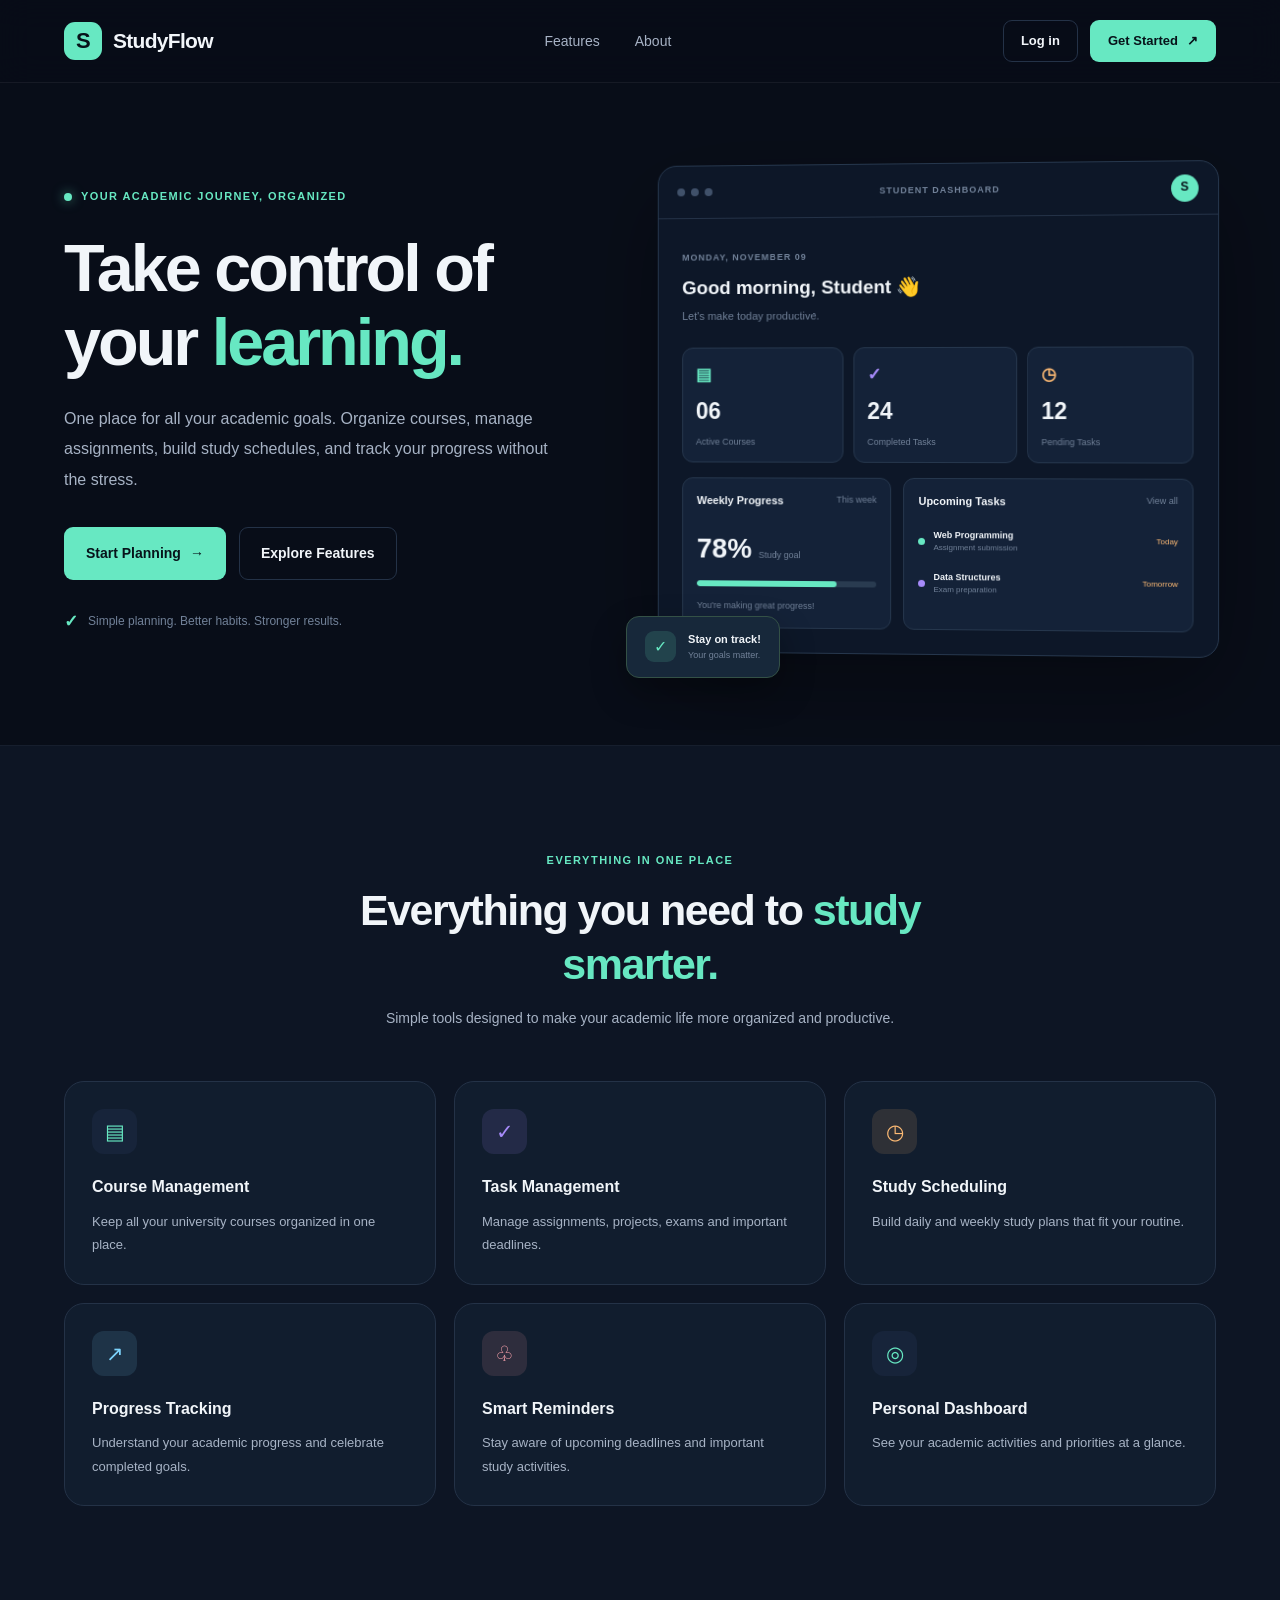
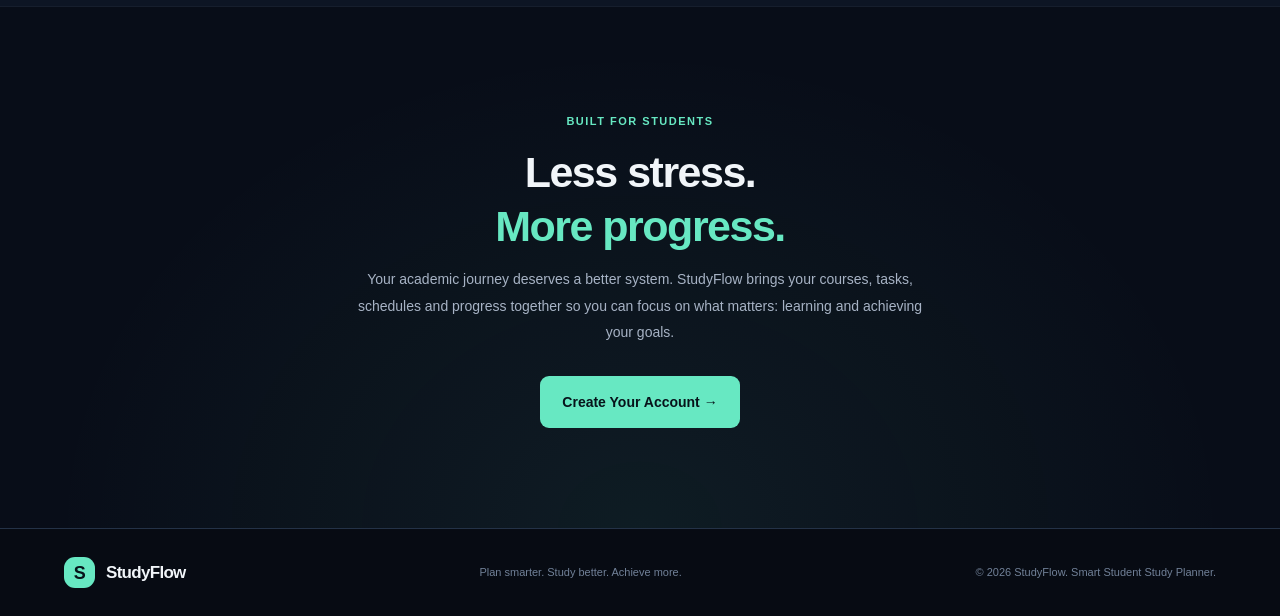
<file: index.html>
<!DOCTYPE html>
<html lang="en">
<head>
    <meta charset="UTF-8">
    <meta name="viewport" content="width=device-width, initial-scale=1.0">
    <meta name="description" content="Smart Student Study Planner - Organize your courses, assignments, study schedules and academic progress.">
    <title>StudyFlow | Smart Student Study Planner</title>
    <link rel="stylesheet" href="css/style.css">
    <link rel="stylesheet" href="css/components.css">
    <link rel="stylesheet" href="css/responsive.css">
</head>
<body>
    <header class="site-header">
        <nav class="navbar container">

            <a href="index.html" class="brand">
                <span class="brand-icon">S</span>
                <span>StudyFlow</span>
            </a>

            <div class="nav-links">
                <a href="#features">Features</a>
                <a href="#about">About</a>
            </div>

            <div class="nav-actions">
                <a href="pages/login.html" class="btn btn-outline">Log in</a>
                <a href="pages/register.html" class="btn btn-primary">Get Started <span>↗</span></a>
            </div>

        </nav>
    </header>

    <main>

        <section class="hero container">
            <div class="hero-content">
                <div class="eyebrow">
                    <span class="status-dot"></span>
                    YOUR ACADEMIC JOURNEY, ORGANIZED
                </div>

                <h1>
                    Take control of
                    your <span class="text-accent">learning.</span>
                </h1>

                <p class="hero-description">
                    One place for all your academic goals. Organize courses,
                    manage assignments, build study schedules, and track
                    your progress without the stress.
                </p>

                <div class="hero-actions">
                    <a href="pages/register.html" class="btn btn-primary btn-large">
                        Start Planning <span>→</span>
                    </a>

                    <a href="#features" class="btn btn-ghost btn-large">
                        Explore Features
                    </a>
                </div>

                <div class="hero-note">
                    <span class="note-check">✓</span>
                    Simple planning. Better habits. Stronger results.
                </div>

            </div>

            <div class="hero-preview">

                <div class="preview-window">

                    <div class="preview-topbar">
                        <div class="window-dots">
                            <span></span>
                            <span></span>
                            <span></span>
                        </div>
                        <span class="preview-label">STUDENT DASHBOARD</span>
                        <span class="preview-avatar">S</span>
                    </div>

                    <div class="preview-body">

                        <div class="preview-greeting">
                            <div>
                                <span class="preview-muted">MONDAY, NOVEMBER 09</span>
                                <h3>Good morning, Student 👋</h3>
                                <p>Let's make today productive.</p>
                            </div>
                        </div>

                        <div class="preview-stats">

                            <div class="stat-card">
                                <span class="stat-icon mint">▤</span>
                                <strong>06</strong>
                                <span>Active Courses</span>
                            </div>

                            <div class="stat-card">
                                <span class="stat-icon purple">✓</span>
                                <strong>24</strong>
                                <span>Completed Tasks</span>
                            </div>

                            <div class="stat-card">
                                <span class="stat-icon orange">◷</span>
                                <strong>12</strong>
                                <span>Pending Tasks</span>
                            </div>

                        </div>

                        <div class="preview-lower">

                            <div class="preview-panel">
                                <div class="panel-heading">
                                    <strong>Weekly Progress</strong>
                                    <span>This week</span>
                                </div>

                                <div class="progress-number">
                                    <strong>78%</strong>
                                    <span>Study goal</span>
                                </div>

                                <div class="progress-track">
                                    <div class="progress-fill"></div>
                                </div>

                                <div class="progress-caption">
                                    You're making great progress!
                                </div>
                            </div>

                            <div class="preview-panel">
                                <div class="panel-heading">
                                    <strong>Upcoming Tasks</strong>
                                    <span>View all</span>
                                </div>

                                <div class="mini-task">
                                    <span class="task-marker"></span>
                                    <div>
                                        <strong>Web Programming</strong>
                                        <small>Assignment submission</small>
                                    </div>
                                    <span class="task-date">Today</span>
                                </div>

                                <div class="mini-task">
                                    <span class="task-marker purple-marker"></span>
                                    <div>
                                        <strong>Data Structures</strong>
                                        <small>Exam preparation</small>
                                    </div>
                                    <span class="task-date">Tomorrow</span>
                                </div>

                            </div>

                        </div>

                    </div>

                </div>

                <div class="floating-note">
                    <span class="floating-check">✓</span>
                    <div>
                        <strong>Stay on track!</strong>
                        <small>Your goals matter.</small>
                    </div>
                </div>

            </div>

        </section>

        <section class="features-section section-padding" id="features">
            <div class="container">
                <div class="section-heading">
                    <span class="section-label">EVERYTHING IN ONE PLACE</span>
                    <h2>Everything you need to <span class="text-accent">study smarter.</span></h2>
                    <p>Simple tools designed to make your academic life more organized and productive.</p>
                </div>

                <div class="feature-grid">

                    <article class="feature-card">
                        <div class="feature-icon mint">▤</div>
                        <h3>Course Management</h3>
                        <p>Keep all your university courses organized in one place.</p>
                    </article>

                    <article class="feature-card">
                        <div class="feature-icon purple">✓</div>
                        <h3>Task Management</h3>
                        <p>Manage assignments, projects, exams and important deadlines.</p>
                    </article>

                    <article class="feature-card">
                        <div class="feature-icon orange">◷</div>
                        <h3>Study Scheduling</h3>
                        <p>Build daily and weekly study plans that fit your routine.</p>
                    </article>

                    <article class="feature-card">
                        <div class="feature-icon blue">↗</div>
                        <h3>Progress Tracking</h3>
                        <p>Understand your academic progress and celebrate completed goals.</p>
                    </article>

                    <article class="feature-card">
                        <div class="feature-icon pink">♧</div>
                        <h3>Smart Reminders</h3>
                        <p>Stay aware of upcoming deadlines and important study activities.</p>
                    </article>

                    <article class="feature-card">
                        <div class="feature-icon mint">◎</div>
                        <h3>Personal Dashboard</h3>
                        <p>See your academic activities and priorities at a glance.</p>
                    </article>

                </div>

            </div>

        </section>

        <section class="about-section section-padding" id="about">
            <div class="container about-content">
                <span class="section-label">BUILT FOR STUDENTS</span>
                <h2>Less stress.<br><span class="text-accent">More progress.</span></h2>
                <p>
                    Your academic journey deserves a better system.
                    StudyFlow brings your courses, tasks, schedules and
                    progress together so you can focus on what matters:
                    learning and achieving your goals.
                </p>

                <a href="pages/register.html" class="btn btn-primary btn-large">
                    Create Your Account →
                </a>

            </div>

        </section>

    </main>

    <footer class="site-footer">
        <div class="container footer-content">
            <a href="index.html" class="brand">
                <span class="brand-icon">S</span>
                <span>StudyFlow</span>
            </a>
            <p>Plan smarter. Study better. Achieve more.</p>

            <span class="copyright">
                © 2026 StudyFlow. Smart Student Study Planner.
            </span>

        </div>

    </footer>

</body>
</html>
</file>
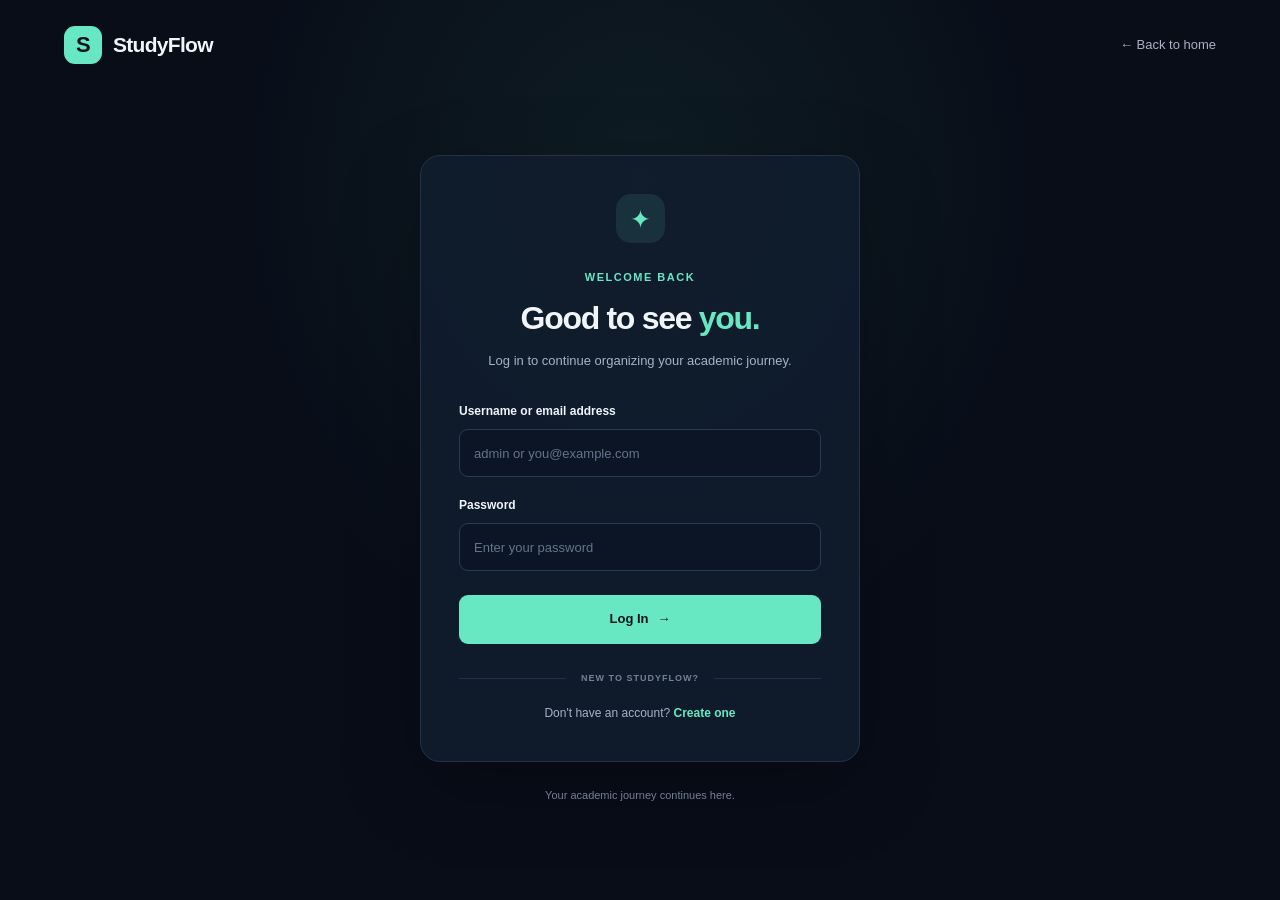
<file: pages/admin-dashboard.html>
<!DOCTYPE html>
<html lang="en">
<head>
    <meta charset="UTF-8">
    <meta name="viewport" content="width=device-width, initial-scale=1.0">
    <meta name="description" content="StudyFlow administrator dashboard.">
    <title>Admin Dashboard | StudyFlow</title>

    <link rel="stylesheet" href="../css/style.css">
    <link rel="stylesheet" href="../css/components.css">
    <link rel="stylesheet" href="../css/dashboard.css">
    <link rel="stylesheet" href="../css/responsive.css">

</head>

<body class="courses-page admin-page">
    <div class="dashboard-layout">

    <aside class="sidebar">
        <a href="../index.html" class="sidebar-brand">
            <span class="brand-mark">S</span>
            <span>StudyFlow</span>
        </a>

        <div class="sidebar-section-label">ADMINISTRATION</div>

        <nav class="sidebar-nav">
            <a href="admin-dashboard.html" class="sidebar-link active">
                <span class="nav-icon">▦</span>Overview
            </a>
            <a href="#student-management" class="sidebar-link">
                <span class="nav-icon">♙</span>Students
            </a>
            <a href="../index.html" class="sidebar-link">
                <span class="nav-icon">⌂</span>View Website
            </a>
        </nav>

        <div class="sidebar-bottom">
            <div class="sidebar-user">
                <div class="user-avatar" id="admin-avatar">A</div>
                <div class="sidebar-user-info">
                    <strong id="admin-name">Administrator</strong>
                    <span>Admin account</span>
                </div>
            </div>

            <button type="button" class="sidebar-logout" id="admin-logout">
                ↪ Log out
            </button>
        </div>
    </aside>

    <main class="dashboard-main">
        <header class="dashboard-topbar">
            <div>
                <p class="topbar-label">STUDYFLOW ADMINISTRATION</p>
                <h1>Admin Dashboard</h1>
            </div>

            <span class="admin-role-badge">
                <span></span> Administrator
            </span>
        </header>

        <section class="admin-intro">
            <div>
                <h2>Platform Overview</h2>
                <p>Monitor student accounts and overall StudyFlow activity.</p>
            </div>
            <span class="admin-date" id="admin-current-date"></span>
        </section>

        <section class="admin-stat-grid">
            <article class="admin-stat-card">
                <div class="admin-stat-top">
                    <span class="admin-stat-icon mint">♙</span>
                    <span class="admin-stat-caption">Registered users</span>
                </div>
                <strong id="admin-total-students">0</strong>
                <p>Total student accounts</p>
            </article>

            <article class="admin-stat-card">
                <div class="admin-stat-top">
                    <span class="admin-stat-icon purple">▤</span>
                    <span class="admin-stat-caption">Courses</span>
                </div>
                <strong id="admin-total-courses">0</strong>
                <p>Courses created by students</p>
            </article>

            <article class="admin-stat-card">
                <div class="admin-stat-top">
                    <span class="admin-stat-icon orange">✓</span>
                    <span class="admin-stat-caption">Tasks</span>
                </div>
                <strong id="admin-total-tasks">0</strong>
                <p>Academic tasks created</p>
            </article>

            <article class="admin-stat-card">
                <div class="admin-stat-top">
                    <span class="admin-stat-icon blue">◷</span>
                    <span class="admin-stat-caption">Study sessions</span>
                </div>
                <strong id="admin-total-sessions">0</strong>
                <p>Planned and completed sessions</p>
            </article>
        </section>


        <section class="admin-summary-grid">
            <article class="admin-panel admin-account-summary">
                <div class="admin-panel-heading">
                    <div>
                        <h3>Student Accounts</h3>
                        <p>Current account status</p>
                    </div>
                </div>

                <div class="admin-account-stats">
                    <div>
                        <span class="admin-summary-dot active-dot"></span>
                        <div>
                            <strong id="admin-active-students">0</strong>
                            <span>Active students</span>
                        </div>
                    </div>

                    <div>
                        <span class="admin-summary-dot inactive-dot"></span>
                        <div>
                            <strong id="admin-inactive-students">0</strong>
                            <span>Deactivated students</span>
                        </div>
                    </div>
                </div>
            </article>

            <article class="admin-panel admin-registration-summary">
                <div class="admin-panel-heading">
                    <div>
                        <h3>Recent Registrations</h3>
                        <p>Latest student accounts</p>
                    </div>
                </div>

                <div id="admin-recent-students" class="admin-recent-list"></div>

                <p id="admin-recent-empty" class="admin-empty-message" hidden>
                    No student registrations yet.
                </p>
            </article>
        </section>


        <section class="admin-panel admin-students-panel" id="student-management">
            <div class="admin-panel-heading admin-students-heading">
                <div>
                    <h3>Student Management</h3>
                    <p>View, search, and manage student accounts.</p>
                </div>

                <span class="admin-student-count" id="admin-student-count">
                    0 students
                </span>
            </div>

            <div class="admin-student-controls">
                <div class="admin-search-box">
                    <span>⌕</span>
                    <input
                        type="search"
                        id="admin-student-search"
                        placeholder="Search by name or email..."
                        aria-label="Search students"
                    >
                </div>

                <select id="admin-status-filter" aria-label="Filter students by status">
                    <option value="all">All students</option>
                    <option value="active">Active</option>
                    <option value="inactive">Deactivated</option>
                </select>
            </div>

            <div class="admin-table-wrapper">
                <table class="admin-student-table">
                    <thead>
                        <tr>
                            <th>Student</th>
                            <th>Email address</th>
                            <th>Registered</th>
                            <th>Account status</th>
                            <th>Action</th>
                        </tr>
                    </thead>

                    <tbody id="admin-student-table-body"></tbody>
                </table>
            </div>

            <div id="admin-student-empty" class="admin-empty-state" hidden>
                <div class="admin-empty-icon">♙</div>
                <h3>No students found</h3>
                <p>Try changing your search or status filter.</p>
            </div>

        </section>

        <footer class="admin-page-footer">
            <span>StudyFlow Administration</span>
            <span>Academic management prototype</span>
        </footer>

    </main>
</div>
    <script src="../js/storage.js" defer></script>
    <script src="../js/admin.js" defer></script>

</body>
</html>
</file>
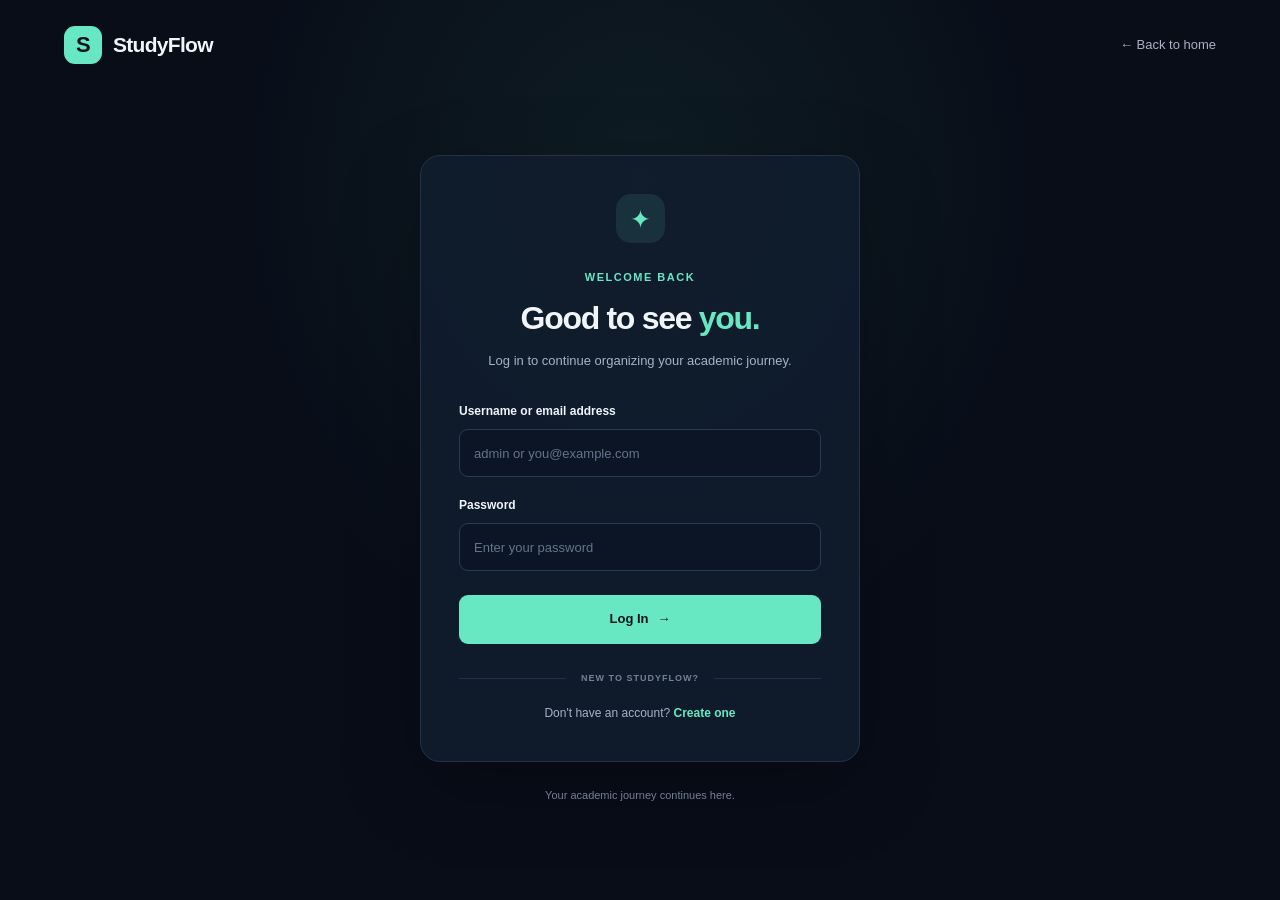
<file: pages/courses.html>
<!DOCTYPE html>
<html lang="en">
<head>
    <meta charset="UTF-8">
    <meta name="viewport" content="width=device-width, initial-scale=1.0">
    <title>My Courses | StudyFlow</title>

    <link rel="stylesheet" href="../css/style.css">
    <link rel="stylesheet" href="../css/components.css">
    <link rel="stylesheet" href="../css/dashboard.css">
    <link rel="stylesheet" href="../css/responsive.css">
</head>
<body class="courses-page">

    <div class="dashboard-layout">
        <aside class="sidebar" id="sidebar">
            <a href="../index.html" class="sidebar-brand">
                <span class="brand-mark">S</span>
                <span>StudyFlow</span>
            </a>

            <div class="sidebar-section-label">WORKSPACE</div>

            <nav class="sidebar-nav">
                <a href="dashboard.html" class="sidebar-link">
                    <span class="nav-icon">▦</span>
                    Dashboard
                </a>
                <a href="courses.html" class="sidebar-link active">
                    <span class="nav-icon">▤</span>
                    My Courses
                </a>
                <a href="tasks.html" class="sidebar-link">
                    <span class="nav-icon">✓</span>
                    Tasks
                </a>
                <a href="schedule.html" class="sidebar-link">
                    <span class="nav-icon">◷</span>
                    Study Schedule
                </a>
                <a href="progress.html" class="sidebar-link">
                    <span class="nav-icon">▥</span>
                    Progress
                </a>
                <a href="reminders.html" class="sidebar-link">
                    <span class="nav-icon">♧</span>
                    Reminders
                </a>
            </nav>

            <div class="sidebar-bottom">
                <div class="sidebar-user">
                    <div class="user-avatar" id="user-avatar">S</div>
                    <div class="sidebar-user-info">
                        <strong id="sidebar-user-name">Student</strong>
                        <span>Student account</span>
                    </div>
                </div>
                <button type="button" class="sidebar-logout" id="logout-button">
                    ↪ Log out
                </button>
            </div>
        </aside>

        <main class="dashboard-main">

            <header class="dashboard-topbar">
                <div>
                    <p class="topbar-label">STUDENT WORKSPACE</p>
                    <h1>My Courses</h1>
                </div>
                <button type="button" class="btn btn-primary" id="add-course-button">
                    + Add course
                </button>
            </header>

            <section class="courses-intro">
                <div>
                    <h2>Manage your learning</h2>
                    <p>Organize your subjects and keep your semester on track.</p>
                </div>
            </section>

            <section class="course-stat-grid">
                <article class="course-stat-card">
                    <span class="course-stat-label">TOTAL COURSES</span>
                    <strong id="total-courses">0</strong>
                    <span class="course-stat-note">Courses you're taking</span>
                </article>

                <article class="course-stat-card">
                    <span class="course-stat-label">TOTAL CREDITS</span>
                    <strong id="total-credits">0</strong>
                    <span class="course-stat-note">Combined course credits</span>
                </article>
            </section>

            <section class="course-form-panel" id="course-form-panel" hidden>
                <div class="course-form-heading">
                    <div>
                        <h2 id="course-form-title">Add a new course</h2>
                        <p>Enter the details of your course below.</p>
                    </div>
                    <button type="button" class="icon-button" id="close-course-form"
                            aria-label="Close form">×</button>
                </div>

                <form id="course-form">
                    <input type="hidden" id="course-id">

                    <div class="course-form-grid">
                        <div class="form-field">
                            <label for="course-name">Course name *</label>
                            <input type="text" id="course-name"
                                    placeholder="e.g. Data Structures and Algorithms"
                                    maxlength="100" required>
                        </div>

                        <div class="form-field">
                            <label for="course-code">Course code *</label>
                            <input type="text" id="course-code"
                                    placeholder="e.g. SENG 2041"
                                    maxlength="30" required>
                        </div>

                        <div class="form-field">
                            <label for="course-instructor">Instructor</label>
                            <input type="text" id="course-instructor"
                                    placeholder="Instructor's name" maxlength="100">
                        </div>

                        <div class="form-field">
                            <label for="course-credits">Credit hours</label>
                            <input type="number" id="course-credits"
                                    min="0" max="30" step="1" value="3">
                        </div>

                        <div class="form-field form-field-full">
                            <label for="course-description">Description</label>
                            <textarea id="course-description" rows="3"
                                        maxlength="500"
                                        placeholder="A short description of this course..."></textarea>
                        </div>
                    </div>

                    <p class="course-form-message" id="course-form-message"
                        role="alert"></p>

                    <div class="course-form-actions">
                        <button type="button" class="btn btn-ghost"
                                id="cancel-course-form">Cancel</button>
                        <button type="submit" class="btn btn-primary"
                                id="save-course-button">Save course</button>
                    </div>
                </form>
            </section>

            <section class="courses-list-section">
                <div class="courses-list-heading">
                    <div>
                        <h2>Your courses</h2>
                        <p id="courses-count-label">0 courses added</p>
                    </div>

                    <div class="course-search">
                        <span>⌕</span>
                        <input type="search" id="course-search"
                                placeholder="Search courses..."
                                aria-label="Search courses">
                    </div>
                </div>

                <div class="course-grid" id="course-grid"></div>

                <div class="courses-empty-state" id="courses-empty-state">
                    <div class="empty-state-icon">▤</div>
                    <h3>No courses yet</h3>
                    <p>Add your first course to start organizing your studies.</p>
                    <button type="button" class="btn btn-primary"
                            id="empty-add-course-button">+ Add your first course</button>
                </div>
            </section>

        </main>
    </div>

    <script src="../js/storage.js" defer></script>
    <script src="../js/courses.js" defer></script>
</body>
</html>
</file>
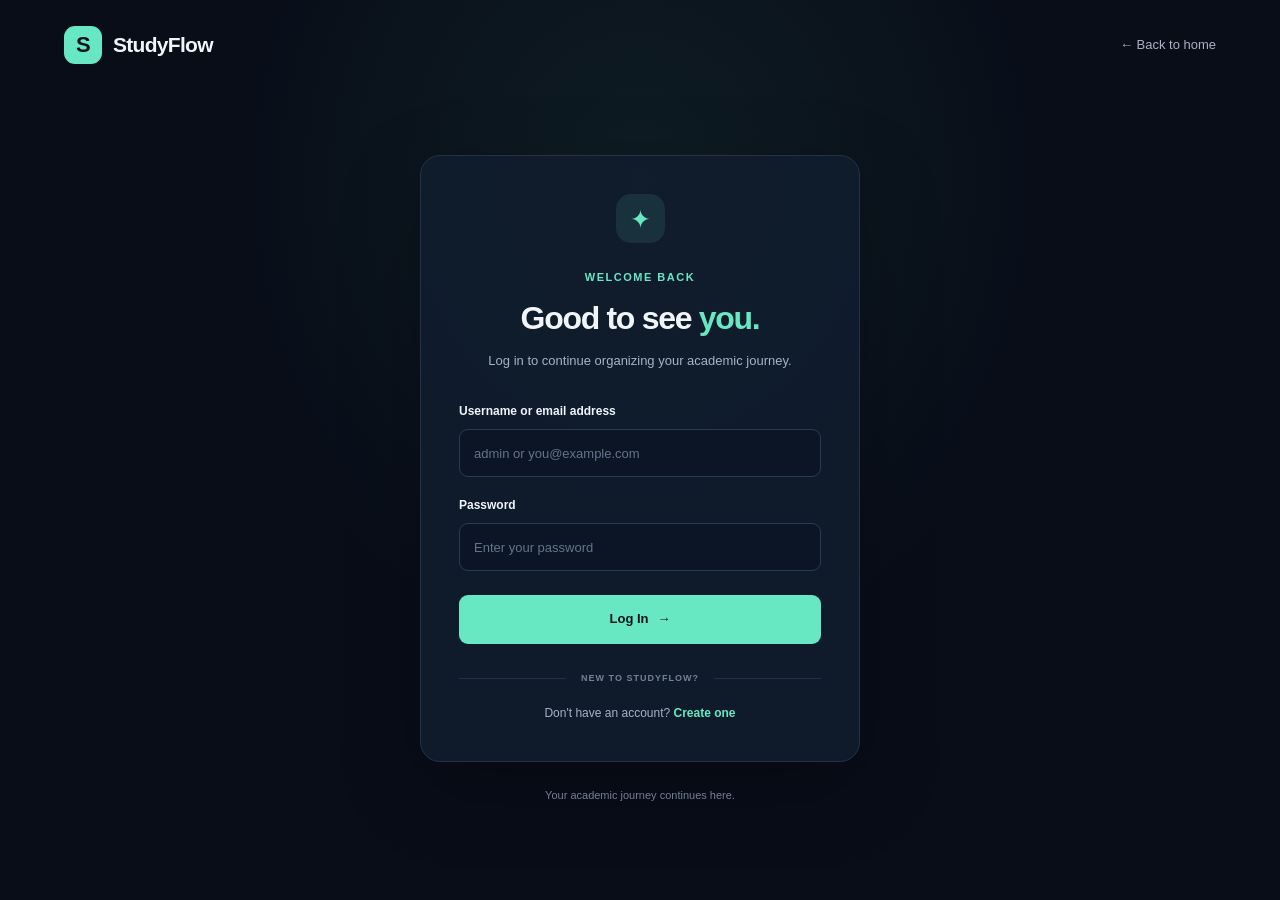
<file: pages/dashboard.html>
<!DOCTYPE html>
<html lang="en">
<head>
    <meta charset="UTF-8">
    <meta name="viewport" content="width=device-width, initial-scale=1.0">
    <meta name="description" content="Your personal StudyFlow student dashboard.">
    <title>Dashboard | StudyFlow</title>

    <link rel="stylesheet" href="../css/style.css">
    <link rel="stylesheet" href="../css/components.css">
    <link rel="stylesheet" href="../css/dashboard.css">
    <link rel="stylesheet" href="../css/responsive.css">

    <script src="../js/storage.js" defer></script>
    <script src="../js/dashboard.js" defer></script>
</head>
<body class="dashboard-body">

    <div class="dashboard-layout">

        <aside class="sidebar" id="sidebar">
            <a href="../index.html" class="sidebar-brand">
                <span class="brand-mark">S</span>
                <span>Study<span class="brand-accent">Flow</span></span>
            </a>

            <div class="sidebar-section">
                <p class="sidebar-label">WORKSPACE</p>

                <nav class="sidebar-nav">
                    <a href="dashboard.html" class="nav-link active">
                        <span class="nav-icon">⌂</span>
                        <span>Dashboard</span>
                    </a>

                    <a href="courses.html" class="nav-link">
                        <span class="nav-icon">▤</span>
                        <span>My Courses</span>
                    </a>

                    <a href="tasks.html" class="nav-link">
                        <span class="nav-icon">✓</span>
                        <span>Tasks & Deadlines</span>
                    </a>

                    <a href="schedule.html" class="nav-link">
                        <span class="nav-icon">▦</span>
                        <span>Study Schedule</span>
                    </a>

                    <a href="progress.html" class="nav-link">
                        <span class="nav-icon">↗</span>
                        <span>My Progress</span>
                    </a>

                    <a href="reminders.html" class="nav-link">
                        <span class="nav-icon">♧</span>
                        <span>Reminders</span>
                    </a>
                </nav>
            </div>

            <div class="sidebar-bottom">
                <div class="sidebar-help">
                    <div class="help-icon">✦</div>
                    <h3>Stay consistent!</h3>
                    <p>Small study sessions can lead to big achievements.</p>
                </div>

                <button class="logout-button" id="logout-button" type="button">
                    <span class="nav-icon">↪</span>
                    <span>Log out</span>
                </button>
            </div>
        </aside>


        <main class="dashboard-main">

            <header class="dashboard-topbar">
                <div class="topbar-left">
                    <button class="menu-toggle" id="menu-toggle"
                            type="button" aria-label="Toggle navigation">
                        ☰
                    </button>

                    <div>
                        <p class="topbar-eyebrow">STUDENT WORKSPACE</p>
                        <p class="topbar-date" id="current-date">Loading date...</p>
                    </div>
                </div>

                <div class="topbar-right">
                    <a href="reminders.html" class="notification-button"
                        aria-label="View reminders">♧</a>

                    <div class="profile-mini">
                        <div class="profile-avatar" id="profile-avatar">S</div>
                        <div class="profile-info">
                            <strong id="profile-name">Student</strong>
                            <span>Student account</span>
                        </div>
                    </div>
                </div>
            </header>

            <div class="dashboard-content">

                <section class="welcome-section">
                    <div>
                        <p class="section-eyebrow">YOUR LEARNING SPACE</p>
                        <h1>Welcome back, <span id="welcome-name">Student</span>!</h1>
                        <p class="welcome-description">
                            Ready to make progress? Let's organize your learning today.
                        </p>
                    </div>

                    <div class="welcome-decoration">
                        <span class="decoration-star">✦</span>
                        <span class="decoration-circle"></span>
                        <span class="decoration-line"></span>
                    </div>
                </section>


                <section class="overview-section">
                    <div class="section-heading">
                        <div>
                            <h2>Your Overview</h2>
                            <p>A quick look at your study activity.</p>
                        </div>
                    </div>

                    <div class="stats-grid">

                        <article class="stat-card">
                            <div class="stat-top">
                                <span class="stat-icon mint">▤</span>
                                <span class="stat-caption">LEARNING</span>
                            </div>
                            <h3 id="total-courses">0</h3>
                            <p>Active Courses</p>
                            <span class="stat-note">Courses you're studying</span>
                        </article>

                        <article class="stat-card">
                            <div class="stat-top">
                                <span class="stat-icon purple">✓</span>
                                <span class="stat-caption">YOUR WORK</span>
                            </div>
                            <h3 id="total-tasks">0</h3>
                            <p>Total Tasks</p>
                            <span class="stat-note">Tasks you've created</span>
                        </article>

                        <article class="stat-card">
                            <div class="stat-top">
                                <span class="stat-icon orange">✦</span>
                                <span class="stat-caption">ACHIEVEMENT</span>
                            </div>
                            <h3 id="completed-tasks">0</h3>
                            <p>Completed Tasks</p>
                            <span class="stat-note">Tasks you've finished</span>
                        </article>

                        <article class="stat-card">
                            <div class="stat-top">
                                <span class="stat-icon blue">◷</span>
                                <span class="stat-caption">STUDY TIME</span>
                            </div>
                            <h3 id="study-hours">0h</h3>
                            <p>Study Hours</p>
                            <span class="stat-note">Recorded study time</span>
                        </article>

                    </div>
                </section>

                <div class="dashboard-grid">

                    <section class="dashboard-panel today-panel">
                        <div class="panel-heading">
                            <div>
                                <h2>Today's Study Tasks</h2>
                                <p>Keep your focus on what matters.</p>
                            </div>
                            <a href="tasks.html" class="panel-link">View all →</a>
                        </div>

                        <div class="empty-state" id="today-empty">
                            <div class="empty-state-icon">✓</div>
                            <h3>No tasks for today</h3>
                            <p>Your daily study tasks will appear here.</p>
                            <a href="tasks.html" class="btn btn-primary">
                                + Add a task
                            </a>
                        </div>

                        <div class="task-list" id="today-task-list"></div>
                    </section>

                    <section class="dashboard-panel deadlines-panel">
                        <div class="panel-heading">
                            <div>
                                <h2>Upcoming Deadlines</h2>
                                <p>Stay ahead of your assignments.</p>
                            </div>
                            <a href="tasks.html" class="panel-link">View all →</a>
                        </div>

                        <div class="empty-state compact-empty" id="deadlines-empty">
                            <div class="empty-state-icon">◷</div>
                            <h3>No upcoming deadlines</h3>
                            <p>You're all clear for now.</p>
                        </div>

                        <div class="deadline-list" id="deadline-list"></div>
                    </section>

                    <section class="dashboard-panel progress-panel">
                        <div class="panel-heading">
                            <div>
                                <h2>Weekly Study Activity</h2>
                                <p>Your study consistency this week.</p>
                            </div>
                            <a href="progress.html" class="panel-link">Details →</a>
                        </div>

                        <div class="weekly-summary">
                            <div>
                                <h3 id="weekly-hours">0h</h3>
                                <span>Hours studied this week</span>
                            </div>
                            <span class="weekly-badge">THIS WEEK</span>
                        </div>

                        <div class="weekly-chart" id="weekly-chart">
                            <div class="chart-column">
                                <div class="chart-track"><span style="height:0%"></span></div>
                                <span>Mon</span>
                            </div>
                            <div class="chart-column">
                                <div class="chart-track"><span style="height:0%"></span></div>
                                <span>Tue</span>
                            </div>
                            <div class="chart-column">
                                <div class="chart-track"><span style="height:0%"></span></div>
                                <span>Wed</span>
                            </div>
                            <div class="chart-column">
                                <div class="chart-track"><span style="height:0%"></span></div>
                                <span>Thu</span>
                            </div>
                            <div class="chart-column">
                                <div class="chart-track"><span style="height:0%"></span></div>
                                <span>Fri</span>
                            </div>
                            <div class="chart-column">
                                <div class="chart-track"><span style="height:0%"></span></div>
                                <span>Sat</span>
                            </div>
                            <div class="chart-column">
                                <div class="chart-track"><span style="height:0%"></span></div>
                                <span>Sun</span>
                            </div>
                        </div>
                    </section>

                    <section class="dashboard-panel quick-panel">
                        <div class="panel-heading">
                            <div>
                                <h2>Quick Actions</h2>
                                <p>Jump straight into your next activity.</p>
                            </div>
                        </div>

                        <div class="quick-actions">
                            <a href="courses.html" class="quick-action">
                                <span class="quick-action-icon mint">＋</span>
                                <span>
                                    <strong>Add a Course</strong>
                                    <small>Organize your subjects</small>
                                </span>
                                <span class="quick-arrow">→</span>
                            </a>

                            <a href="tasks.html" class="quick-action">
                                <span class="quick-action-icon purple">✓</span>
                                <span>
                                    <strong>Create a Task</strong>
                                    <small>Track your assignments</small>
                                </span>
                                <span class="quick-arrow">→</span>
                            </a>

                            <a href="schedule.html" class="quick-action">
                                <span class="quick-action-icon orange">▦</span>
                                <span>
                                    <strong>Plan Study Time</strong>
                                    <small>Build your study routine</small>
                                </span>
                                <span class="quick-arrow">→</span>
                            </a>
                        </div>
                    </section>

                </div>

                <footer class="dashboard-footer">
                    <p>© 2026 StudyFlow. Make every study session count.</p>
                    <span>Built for better learning.</span>
                </footer>

            </div>
        </main>
    </div>

    <div class="sidebar-overlay" id="sidebar-overlay"></div>

</body>
</html>
</file>
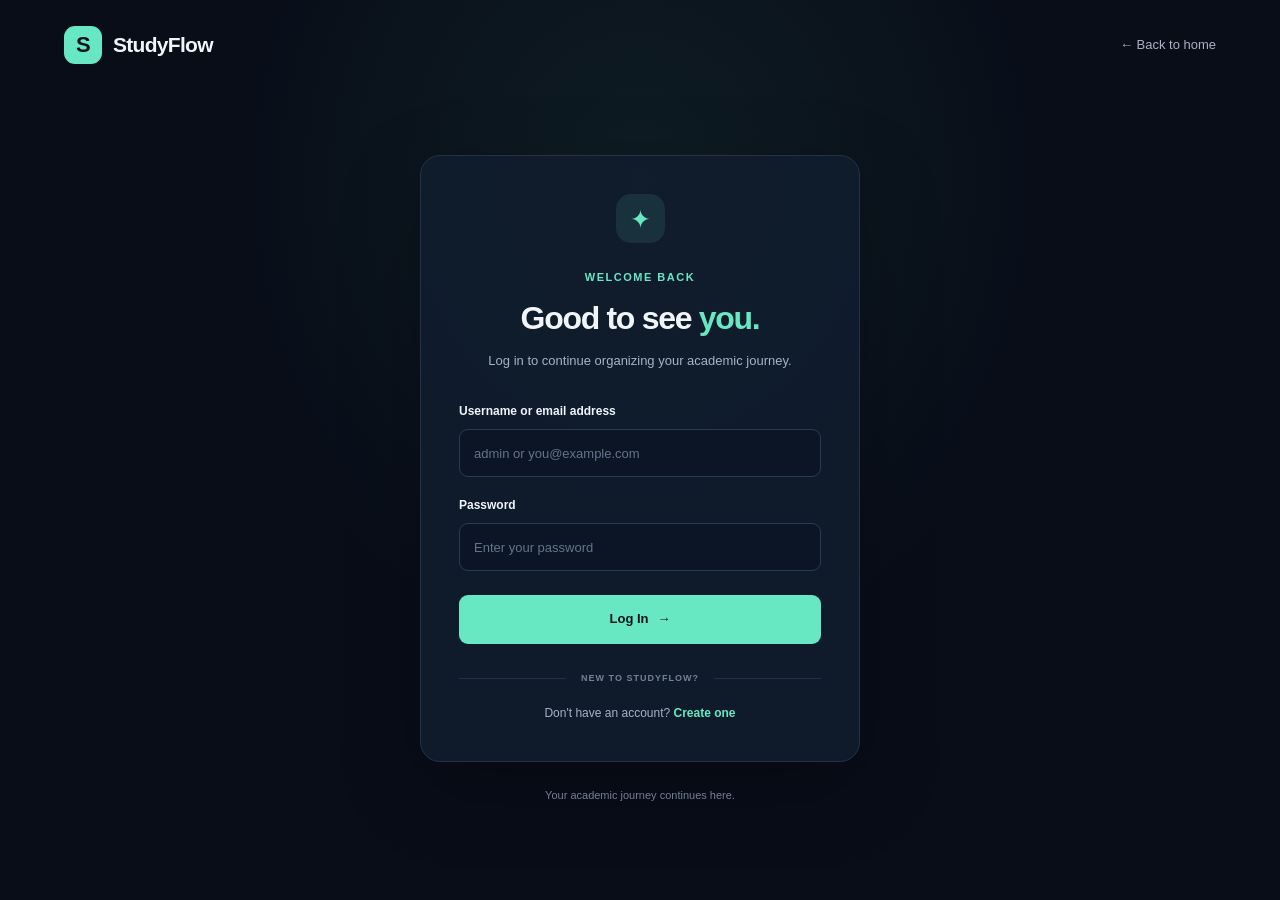
<file: pages/login.html>
<!DOCTYPE html>
<html lang="en">
<head>
    <meta charset="UTF-8">
    <meta name="viewport" content="width=device-width, initial-scale=1.0">
    <meta name="description" content="Log in to your StudyFlow student account.">
    <title>Login | StudyFlow</title>

    <link rel="stylesheet" href="../css/style.css">
    <link rel="stylesheet" href="../css/components.css">
    <link rel="stylesheet" href="../css/auth.css">
    <link rel="stylesheet" href="../css/responsive.css">

    <script src="../js/storage.js" defer></script>
    <script src="../js/auth.js" defer></script>
</head>
<body class="auth-page">

    <header class="auth-header container">
        <a href="../index.html" class="brand">
            <span class="brand-icon">S</span>
            <span>StudyFlow</span>
        </a>

        <a href="../index.html" class="back-link">← Back to home</a>
    </header>

    <main class="auth-main container">
        <section class="auth-card login-card">
            <div class="auth-heading">
                <div class="auth-symbol">✦</div>
                <span class="section-label">WELCOME BACK</span>

                <h1>Good to see <span class="text-accent">you.</span></h1>
                <p>
                    Log in to continue organizing your
                    academic journey.
                </p>
            </div>

            <div id="auth-message" class="auth-message" role="status" aria-live="polite"></div>
            <form id="login-form" class="auth-form">
                <div class="form-group">
                    <label for="login-email">Username or email address</label>
                    <input
                        type="text"
                        id="login-email"
                        name="identifier"
                        placeholder="admin or you@example.com"
                        autocomplete="username"
                        required
                    >
                </div>

                <div class="form-group">
                    <label for="login-password">Password</label>
                    <input
                        type="password"
                        id="login-password"
                        name="password"
                        placeholder="Enter your password"
                        autocomplete="current-password"
                        required
                    >
                </div>

                <button type="submit" class="btn btn-primary auth-submit">
                    Log In <span>→</span>
                </button>

            </form>

            <div class="auth-divider">
                <span>NEW TO STUDYFLOW?</span>
            </div>

            <p class="auth-switch">
                Don't have an account?
                <a href="register.html">Create one</a>
            </p>

        </section>

        <p class="auth-footer-note">
            Your academic journey continues here.
        </p>

    </main>

</body>
</html>
</file>
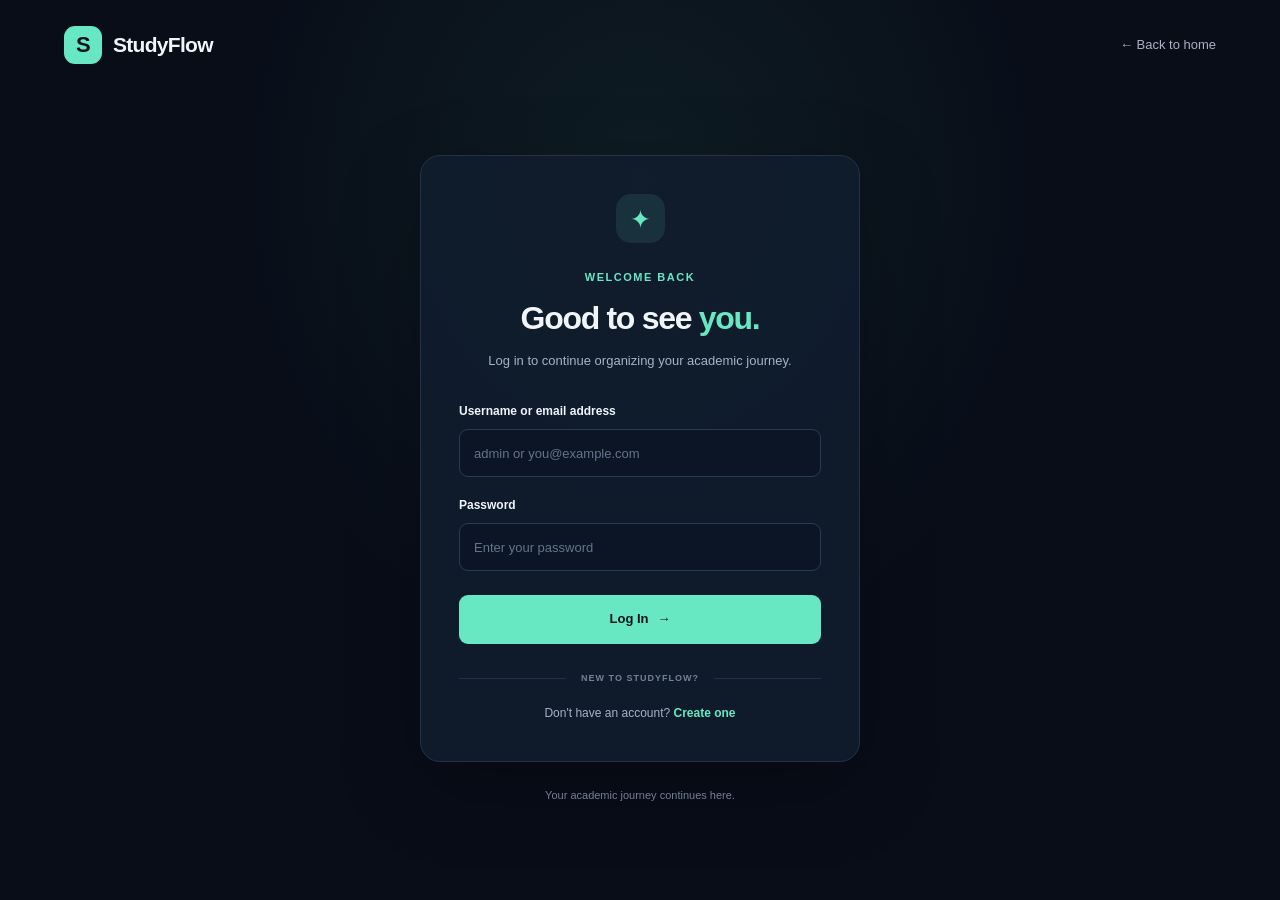
<file: pages/progress.html>
<!DOCTYPE html>
<html lang="en">
<head>
    <meta charset="UTF-8">
    <meta name="viewport" content="width=device-width, initial-scale=1.0">
    <title>Progress Tracking | StudyFlow</title>

    <link rel="stylesheet" href="../css/style.css">
    <link rel="stylesheet" href="../css/components.css">
    <link rel="stylesheet" href="../css/dashboard.css">
    <link rel="stylesheet" href="../css/responsive.css">
</head>

<body class="courses-page progress-page">

    <div class="dashboard-layout">

        <aside class="sidebar">
            <a href="../index.html" class="sidebar-brand">
                <span class="brand-mark">S</span>
                <span>StudyFlow</span>
            </a>

            <div class="sidebar-section-label">WORKSPACE</div>

            <nav class="sidebar-nav">
                <a href="dashboard.html" class="sidebar-link">
                    <span class="nav-icon">▦</span>
                    Dashboard
                </a>

                <a href="courses.html" class="sidebar-link">
                    <span class="nav-icon">▤</span>
                    My Courses
                </a>

                <a href="tasks.html" class="sidebar-link">
                    <span class="nav-icon">✓</span>
                    Tasks
                </a>

                <a href="schedule.html" class="sidebar-link">
                    <span class="nav-icon">◷</span>
                    Study Schedule
                </a>

                <a href="progress.html" class="sidebar-link active">
                    <span class="nav-icon">▥</span>
                    Progress
                </a>

                <a href="reminders.html" class="sidebar-link">
                    <span class="nav-icon">♧</span>
                    Reminders
                </a>
            </nav>

            <div class="sidebar-bottom">
                <div class="sidebar-user">
                    <div class="user-avatar" id="user-avatar">S</div>

                    <div class="sidebar-user-info">
                        <strong id="sidebar-user-name">Student</strong>
                        <span>Student account</span>
                    </div>
                </div>

                <button type="button" class="sidebar-logout" id="logout-button">
                    ↪ Log out
                </button>
            </div>
        </aside>

        <main class="dashboard-main">

            <header class="dashboard-topbar">
                <div>
                    <p class="topbar-label">STUDENT WORKSPACE</p>
                    <h1>Progress Tracking</h1>
                </div>
            </header>

            <section class="progress-intro">
                <h2>Track your academic growth</h2>
                <p>
                    Understand your study habits, monitor completed tasks,
                    and see how far you've come.
                </p>
            </section>

            <section class="progress-summary-grid">

                <article class="progress-summary-card">
                    <span class="progress-summary-label">TOTAL COURSES</span>
                    <strong id="progress-total-courses">0</strong>
                    <span class="progress-summary-note">Courses you're studying</span>
                </article>

                <article class="progress-summary-card">
                    <span class="progress-summary-label">TOTAL TASKS</span>
                    <strong id="progress-total-tasks">0</strong>
                    <span class="progress-summary-note">Tasks across all courses</span>
                </article>

                <article class="progress-summary-card">
                    <span class="progress-summary-label">COMPLETED TASKS</span>
                    <strong id="progress-completed-tasks">0</strong>
                    <span class="progress-summary-note">Tasks marked completed</span>
                </article>

                <article class="progress-summary-card">
                    <span class="progress-summary-label">COMPLETION RATE</span>
                    <strong id="progress-completion-rate">0%</strong>
                    <span class="progress-summary-note">Overall task completion</span>
                </article>

            </section>

            <section class="progress-overview-grid">

                <article class="progress-panel">
                    <div class="progress-section-heading">
                        <div>
                            <h2>Overall Task Progress</h2>
                            <p>Your completed work compared with all recorded tasks.</p>
                        </div>
                    </div>

                    <div class="progress-overall-content">

                        <div
                            class="progress-ring"
                            id="overall-progress-ring"
                            role="img"
                            aria-label="Overall task completion: 0 percent"
                        >
                            <div class="progress-ring-inner">
                                <strong id="overall-progress-percent">0%</strong>
                                <span>Completed</span>
                            </div>
                        </div>

                        <div class="progress-breakdown">

                            <div class="progress-breakdown-item">
                                <span>
                                    <i class="progress-dot completed"></i>
                                    Completed
                                </span>
                                <strong id="breakdown-completed">0</strong>
                            </div>

                            <div class="progress-breakdown-item">
                                <span>
                                    <i class="progress-dot in-progress"></i>
                                    In Progress
                                </span>
                                <strong id="breakdown-in-progress">0</strong>
                            </div>

                            <div class="progress-breakdown-item">
                                <span>
                                    <i class="progress-dot pending"></i>
                                    Pending
                                </span>
                                <strong id="breakdown-pending">0</strong>
                            </div>

                        </div>
                    </div>
                </article>

                <article class="progress-panel">
                    <div class="progress-section-heading">
                        <div>
                            <h2>Completed Study Time</h2>
                            <p>Time spent in completed study sessions.</p>
                        </div>
                        <span class="progress-time-icon">◷</span>
                    </div>

                    <div class="progress-time-content">
                        <strong id="progress-study-hours">0h 0m</strong>
                        <span id="progress-study-minutes">0 minutes recorded</span>
                    </div>

                    <div class="progress-time-divider"></div>

                    <div class="progress-time-footer">
                        <span>Completed sessions</span>
                        <strong id="progress-completed-sessions">0</strong>
                    </div>
                </article>

            </section>

            <section class="progress-panel progress-course-section">

                <div class="progress-section-heading">
                    <div>
                        <h2>Progress by Course</h2>
                        <p>Monitor your task completion in each course.</p>
                    </div>

                    <span class="progress-section-count" id="course-progress-count">
                        0 courses
                    </span>
                </div>

                <div id="course-progress-list" class="progress-course-list"></div>

                <div id="course-progress-empty" class="progress-empty-state" hidden>
                    <div class="progress-empty-icon">▤</div>
                    <h3>No courses yet</h3>
                    <p>
                        Add courses and tasks to start tracking your academic progress.
                    </p>
                    <a href="courses.html" class="btn btn-primary">
                        Explore Courses
                    </a>
                </div>

            </section>

            <section class="progress-panel progress-weekly-section">

                <div class="progress-section-heading">
                    <div>
                        <h2>Weekly Study Activity</h2>
                        <p>Completed study time from Monday through Sunday.</p>
                    </div>

                    <span class="progress-section-count">THIS WEEK</span>
                </div>

                <div id="weekly-activity-chart" class="progress-weekly-chart"></div>

                <div class="progress-weekly-footer">
                    <span>Completed study time this week</span>
                    <strong id="weekly-study-total">0 minutes</strong>
                </div>

            </section>

            <footer class="progress-page-footer">
                <p>Keep showing up. Every completed task is progress.</p>
            </footer>

        </main>
    </div>

    <script src="../js/storage.js" defer></script>
    <script src="../js/progress.js" defer></script>

</body>
</html>
</file>
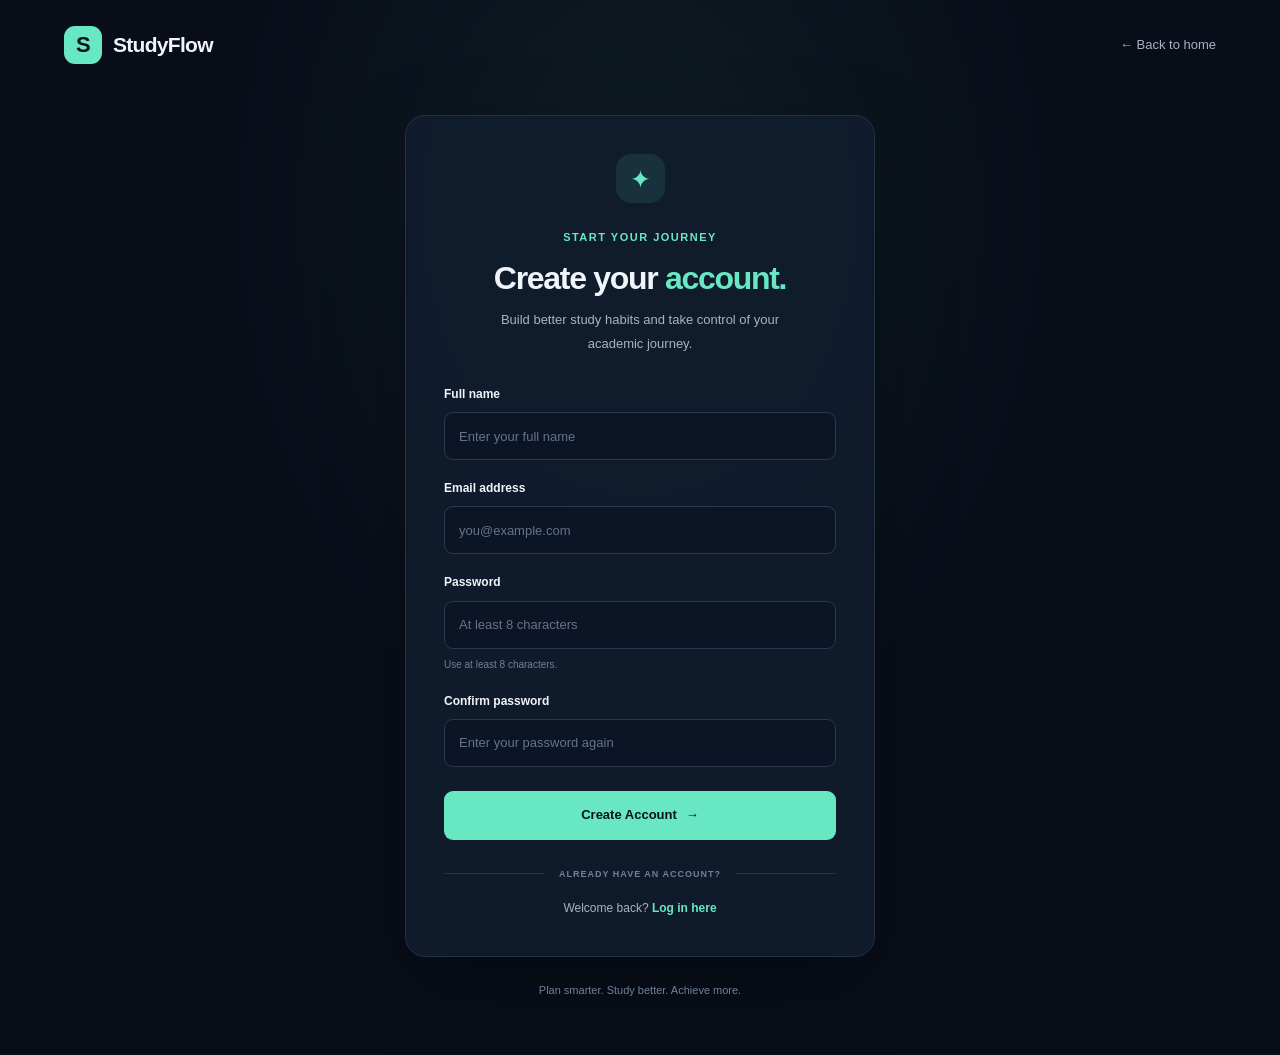
<file: pages/register.html>
<!DOCTYPE html>
<html lang="en">
<head>
    <meta charset="UTF-8">
    <meta name="viewport" content="width=device-width, initial-scale=1.0">
    <meta name="description" content="Create your StudyFlow student account.">
    <title>Create Account | StudyFlow</title>

    <link rel="stylesheet" href="../css/style.css">
    <link rel="stylesheet" href="../css/components.css">
    <link rel="stylesheet" href="../css/auth.css">
    <link rel="stylesheet" href="../css/responsive.css">

    <script src="../js/storage.js" defer></script>
    <script src="../js/auth.js" defer></script>
</head>
<body class="auth-page">

    <header class="auth-header container">
        <a href="../index.html" class="brand">
            <span class="brand-icon">S</span>
            <span>StudyFlow</span>
        </a>

        <a href="../index.html" class="back-link">← Back to home</a>
    </header>

    <main class="auth-main container">

        <section class="auth-card">

            <div class="auth-heading">
                <div class="auth-symbol">✦</div>
                <span class="section-label">START YOUR JOURNEY</span>

                <h1>Create your <span class="text-accent">account.</span></h1>

                <p>
                    Build better study habits and take control
                    of your academic journey.
                </p>
            </div>

            <div id="auth-message" class="auth-message" role="status" aria-live="polite"></div>

            <form id="register-form" class="auth-form">

                <div class="form-group">
                    <label for="full-name">Full name</label>
                    <input
                        type="text"
                        id="full-name"
                        name="fullName"
                        placeholder="Enter your full name"
                        autocomplete="name"
                        minlength="2"
                        maxlength="60"
                        required
                    >
                </div>

                <div class="form-group">
                    <label for="register-email">Email address</label>
                    <input
                        type="email"
                        id="register-email"
                        name="email"
                        placeholder="you@example.com"
                        autocomplete="email"
                        required
                    >
                </div>

                <div class="form-group">
                    <label for="register-password">Password</label>
                    <input
                        type="password"
                        id="register-password"
                        name="password"
                        placeholder="At least 8 characters"
                        autocomplete="new-password"
                        minlength="8"
                        required
                    >
                    <small>Use at least 8 characters.</small>
                </div>

                <div class="form-group">
                    <label for="confirm-password">Confirm password</label>
                    <input
                        type="password"
                        id="confirm-password"
                        name="confirmPassword"
                        placeholder="Enter your password again"
                        autocomplete="new-password"
                        minlength="8"
                        required
                    >
                </div>

                <button type="submit" class="btn btn-primary auth-submit">
                    Create Account <span>→</span>
                </button>

            </form>

            <div class="auth-divider">
                <span>ALREADY HAVE AN ACCOUNT?</span>
            </div>

            <p class="auth-switch">
                Welcome back?
                <a href="login.html">Log in here</a>
            </p>

        </section>

        <p class="auth-footer-note">
            Plan smarter. Study better. Achieve more.
        </p>

    </main>

</body>
</html>
</file>
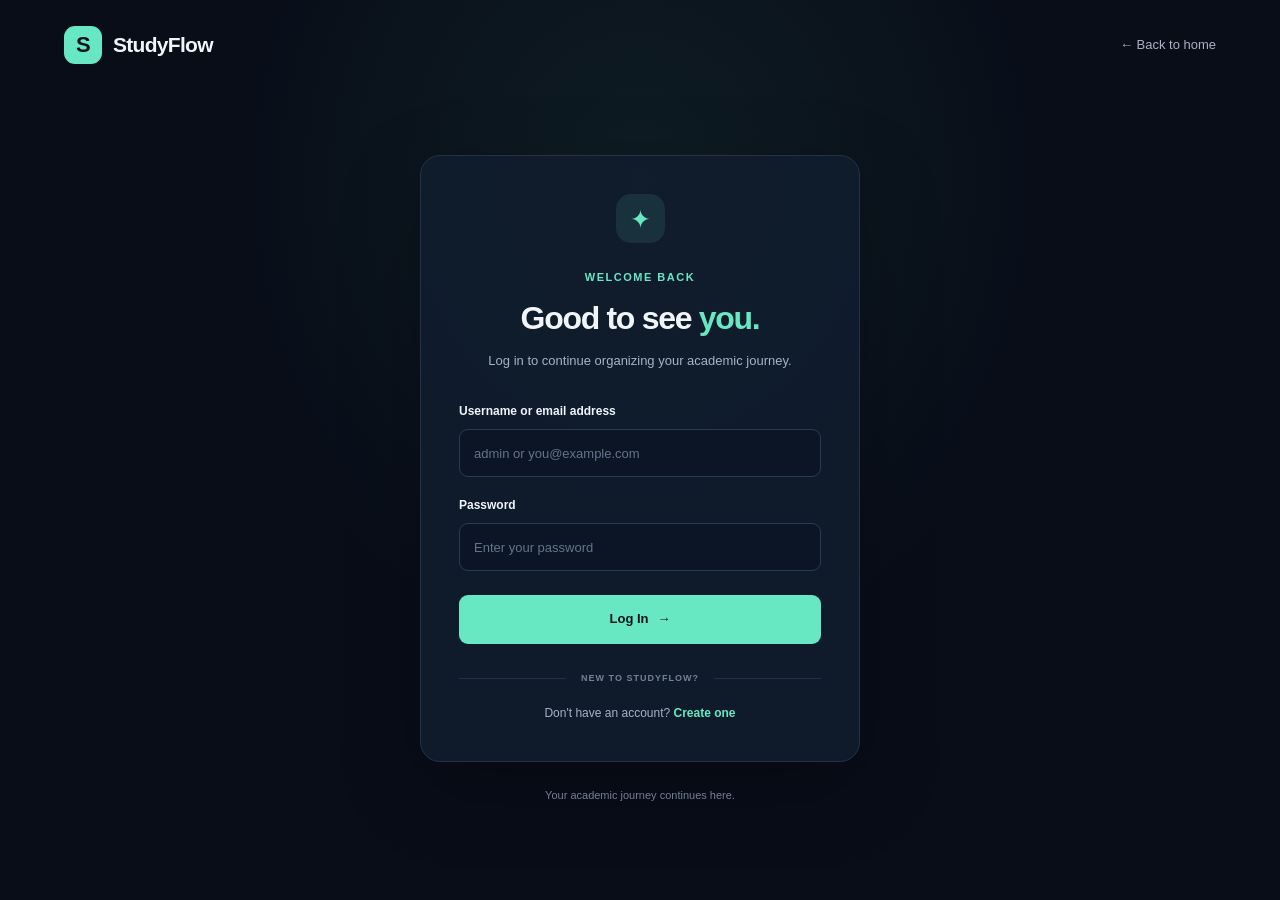
<file: pages/reminders.html>
<!DOCTYPE html>
<html lang="en">
<head>
    <meta charset="UTF-8">
    <meta name="viewport" content="width=device-width, initial-scale=1.0">
    <meta name="description" content="Manage your StudyFlow study reminders.">
    <title>Reminders | StudyFlow</title>

    <link rel="stylesheet" href="../css/style.css">
    <link rel="stylesheet" href="../css/components.css">
    <link rel="stylesheet" href="../css/dashboard.css">
    <link rel="stylesheet" href="../css/responsive.css">
</head>
<body class="courses-page reminders-page">

<div class="dashboard-layout">
    <aside class="sidebar">
        <a href="../index.html" class="sidebar-brand">
            <span class="brand-mark">S</span>
            <span>StudyFlow</span>
        </a>

        <div class="sidebar-section-label">WORKSPACE</div>

        <nav class="sidebar-nav">
            <a href="dashboard.html" class="sidebar-link">
                <span class="nav-icon">▦</span>Dashboard
            </a>
            <a href="courses.html" class="sidebar-link">
                <span class="nav-icon">▤</span>My Courses
            </a>
            <a href="tasks.html" class="sidebar-link">
                <span class="nav-icon">✓</span>Tasks
            </a>
            <a href="schedule.html" class="sidebar-link">
                <span class="nav-icon">◷</span>Study Schedule
            </a>
            <a href="progress.html" class="sidebar-link">
                <span class="nav-icon">▥</span>Progress
            </a>
            <a href="reminders.html" class="sidebar-link active">
                <span class="nav-icon">♧</span>Reminders
            </a>
        </nav>

        <div class="sidebar-bottom">
            <div class="sidebar-user">
                <div class="user-avatar" id="user-avatar">S</div>
                <div class="sidebar-user-info">
                    <strong id="sidebar-user-name">Student</strong>
                    <span>Student account</span>
                </div>
            </div>

            <button type="button" class="sidebar-logout" id="logout-button">
                ↪ Log out
            </button>
        </div>
    </aside>

    <main class="dashboard-main">
        <header class="dashboard-topbar">
            <div>
                <p class="topbar-label">STUDENT WORKSPACE</p>
                <h1>Reminders</h1>
            </div>

            <button type="button" class="btn btn-primary" id="add-reminder-button">
                + New Reminder
            </button>
        </header>

        <section class="reminders-intro">
            <h2>Stay on top of your plans</h2>
            <p>Keep important deadlines and study activities in sight.</p>
        </section>

        <section class="reminder-stat-grid">
            <article class="reminder-stat-card">
                <span class="reminder-stat-label">Total Reminders</span>
                <strong id="reminder-total-count">0</strong>
                <span class="reminder-stat-note">All your reminders</span>
            </article>

            <article class="reminder-stat-card">
                <span class="reminder-stat-label">Upcoming</span>
                <strong id="reminder-upcoming-count">0</strong>
                <span class="reminder-stat-note">Still waiting</span>
            </article>

            <article class="reminder-stat-card">
                <span class="reminder-stat-label">Overdue</span>
                <strong id="reminder-overdue-count">0</strong>
                <span class="reminder-stat-note">Need your attention</span>
            </article>

            <article class="reminder-stat-card">
                <span class="reminder-stat-label">Completed</span>
                <strong id="reminder-completed-count">0</strong>
                <span class="reminder-stat-note">Successfully finished</span>
            </article>
        </section>

        <section class="reminders-workspace">
            <div class="reminders-list-panel">
                <div class="reminders-list-heading">
                    <div>
                        <h2>Your reminders</h2>
                        <p>Manage your upcoming activities and deadlines.</p>
                    </div>

                    <button type="button" class="reminder-notification-button"
                            id="notification-permission-button">
                        <span aria-hidden="true">♧</span>
                        <span id="notification-button-label">Enable notifications</span>
                    </button>
                </div>

                <div class="reminder-filter-bar">
                    <button type="button" class="reminder-filter active"
                            data-filter="all">All</button>
                    <button type="button" class="reminder-filter"
                            data-filter="upcoming">Upcoming</button>
                    <button type="button" class="reminder-filter"
                            data-filter="overdue">Overdue</button>
                    <button type="button" class="reminder-filter"
                            data-filter="completed">Completed</button>
                </div>

                <div class="reminder-list" id="reminder-list"></div>

                <div class="reminder-empty-state" id="reminder-empty-state" hidden>
                    <div class="reminder-empty-icon">♧</div>
                    <h3>No reminders here yet</h3>
                    <p>Create a reminder to keep track of important study activities.</p>
                    <button type="button" class="btn btn-primary"
                            id="empty-add-reminder-button">
                        Create a reminder
                    </button>
                </div>
            </div>
        </section>

        <footer class="reminders-page-footer">
            <span>StudyFlow</span>
            <span>Plan your time. Stay consistent. Keep progressing.</span>
        </footer>
    </main>
</div>

<div class="reminder-modal" id="reminder-modal" hidden>
    <div class="reminder-modal-backdrop" id="reminder-modal-backdrop"></div>

    <section class="reminder-modal-content"
                role="dialog"
                aria-modal="true"
                aria-labelledby="reminder-form-title">

        <div class="reminder-form-heading">
            <div>
                <p class="topbar-label">REMINDER DETAILS</p>
                <h2 id="reminder-form-title">Create reminder</h2>
                <p>Add an activity you don't want to forget.</p>
            </div>

            <button type="button" class="reminder-modal-close"
                    id="close-reminder-modal" aria-label="Close">
                &times;
            </button>
        </div>

        <form id="reminder-form">
            <input type="hidden" id="reminder-id">

            <div class="reminder-form-group">
                <label for="reminder-title">Reminder title</label>
                <input type="text" id="reminder-title"
                        placeholder="e.g. Review database notes"
                        maxlength="100" required>
            </div>

            <div class="reminder-form-row">
                <div class="reminder-form-group">
                    <label for="reminder-type">Reminder type</label>
                    <select id="reminder-type" required>
                        <option value="Study">Study session</option>
                        <option value="Assignment">Assignment</option>
                        <option value="Exam">Exam</option>
                        <option value="Deadline">Deadline</option>
                        <option value="Personal">Personal</option>
                        <option value="Other">Other</option>
                    </select>
                </div>

                <div class="reminder-form-group">
                    <label for="reminder-date">Date</label>
                    <input type="date" id="reminder-date" required>
                </div>
            </div>

            <div class="reminder-form-row">
                <div class="reminder-form-group">
                    <label for="reminder-time">Time</label>
                    <input type="time" id="reminder-time" required>
                </div>

                <div class="reminder-form-group">
                    <label for="reminder-priority">Priority</label>
                    <select id="reminder-priority" required>
                        <option value="Normal">Normal</option>
                        <option value="High">High</option>
                        <option value="Low">Low</option>
                    </select>
                </div>
            </div>

            <div class="reminder-form-group">
                <label for="reminder-description">Description (optional)</label>
                <textarea id="reminder-description" rows="3"
                            maxlength="500"
                            placeholder="Add a few details..."></textarea>
            </div>

            <p class="reminder-form-error" id="reminder-form-error"
                role="alert" hidden></p>

            <div class="reminder-form-actions">
                <button type="button" class="btn btn-secondary"
                        id="cancel-reminder-button">Cancel</button>
                <button type="submit" class="btn btn-primary"
                        id="save-reminder-button">Save Reminder</button>
            </div>
        </form>
    </section>
</div>

<script src="../js/storage.js" defer></script>
<script src="../js/reminders.js" defer></script>
</body>
</html>
</file>
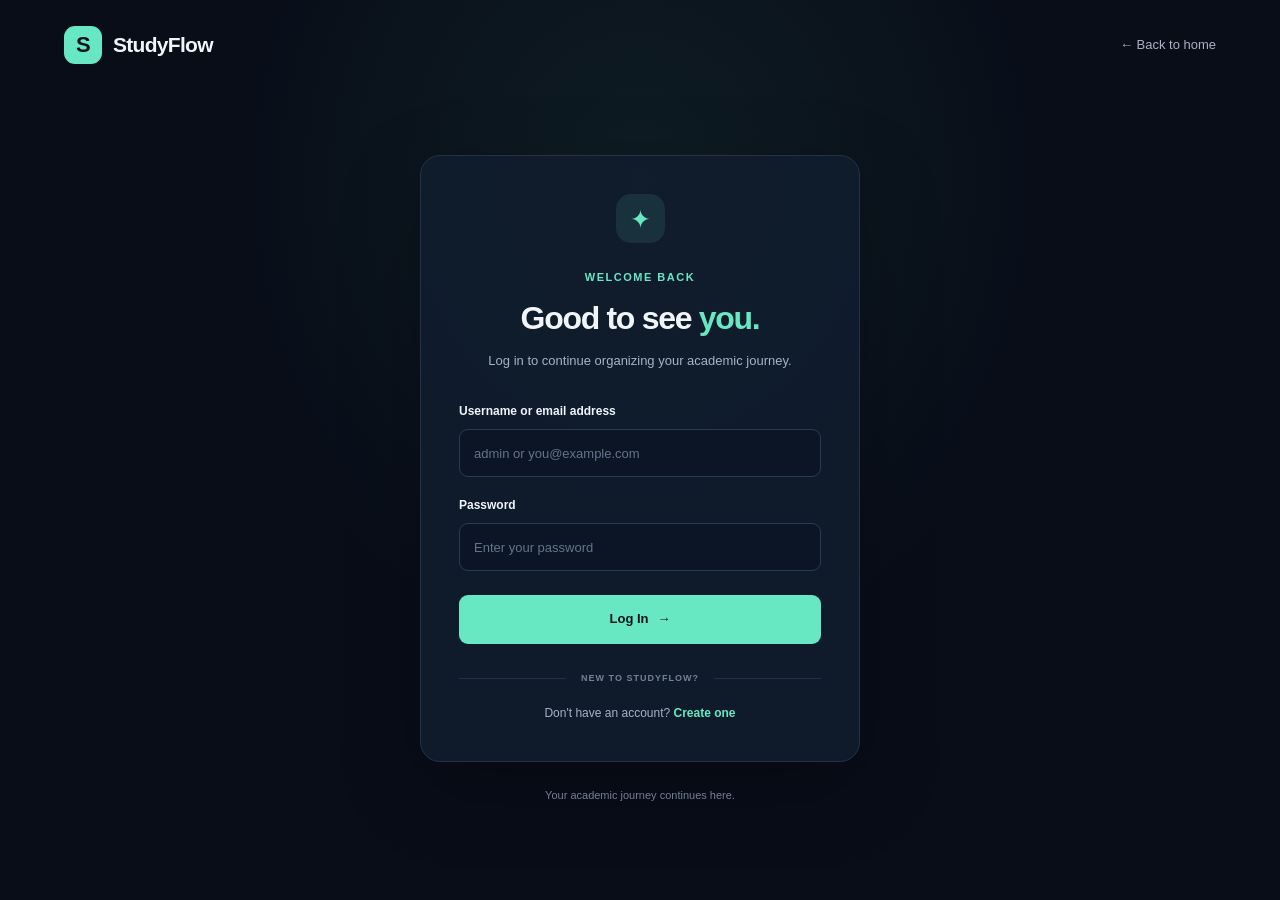
<file: pages/schedule.html>
<!DOCTYPE html>
<html lang="en">
<head>
    <meta charset="UTF-8">
    <meta name="viewport" content="width=device-width, initial-scale=1.0">
    <title>Study Schedule | StudyFlow</title>

    <link rel="stylesheet" href="../css/style.css">
    <link rel="stylesheet" href="../css/components.css">
    <link rel="stylesheet" href="../css/dashboard.css">
    <link rel="stylesheet" href="../css/responsive.css">
</head>
<body class="courses-page schedule-page">

    <div class="dashboard-layout">

        <aside class="sidebar">
            <a href="../index.html" class="sidebar-brand">
                <span class="brand-mark">S</span>
                <span>StudyFlow</span>
            </a>

            <div class="sidebar-section-label">WORKSPACE</div>

            <nav class="sidebar-nav">
                <a href="dashboard.html" class="sidebar-link">
                    <span class="nav-icon">▦</span>
                    Dashboard
                </a>
                <a href="courses.html" class="sidebar-link">
                    <span class="nav-icon">▤</span>
                    My Courses
                </a>
                <a href="tasks.html" class="sidebar-link">
                    <span class="nav-icon">✓</span>
                    Tasks
                </a>
                <a href="schedule.html" class="sidebar-link active">
                    <span class="nav-icon">◷</span>
                    Study Schedule
                </a>
                <a href="progress.html" class="sidebar-link">
                    <span class="nav-icon">▥</span>
                    Progress
                </a>
                <a href="reminders.html" class="sidebar-link">
                    <span class="nav-icon">♧</span>
                    Reminders
                </a>
            </nav>

            <div class="sidebar-bottom">
                <div class="sidebar-user">
                    <div class="user-avatar" id="user-avatar">S</div>
                    <div class="sidebar-user-info">
                        <strong id="sidebar-user-name">Student</strong>
                        <span>Student account</span>
                    </div>
                </div>
                <button type="button" class="sidebar-logout" id="logout-button">
                    ↪ Log out
                </button>
            </div>
        </aside>

        <main class="dashboard-main">

            <header class="dashboard-topbar">
                <div>
                    <p class="topbar-label">STUDENT WORKSPACE</p>
                    <h1>Study Schedule</h1>
                </div>
                <button type="button" class="btn btn-primary" id="add-session-button">
                    + Plan a session
                </button>
            </header>

            <section class="schedule-intro">
                <h2>Make time for learning</h2>
                <p>Plan focused study sessions and build a consistent study routine.</p>
            </section>

            <section class="schedule-summary-grid">
                <article class="schedule-summary-card">
                    <span class="schedule-summary-label">TOTAL SESSIONS</span>
                    <strong id="total-sessions">0</strong>
                    <span class="schedule-summary-note">Sessions in your schedule</span>
                </article>

                <article class="schedule-summary-card">
                    <span class="schedule-summary-label">PLANNED STUDY TIME</span>
                    <strong id="total-study-hours">0h</strong>
                    <span class="schedule-summary-note">Total scheduled duration</span>
                </article>

                <article class="schedule-summary-card">
                    <span class="schedule-summary-label">UPCOMING</span>
                    <strong id="upcoming-sessions">0</strong>
                    <span class="schedule-summary-note">Sessions not yet finished</span>
                </article>
            </section>

            <section class="schedule-form-panel" id="schedule-form-panel" hidden>
                <div class="schedule-form-heading">
                    <div>
                        <h2 id="schedule-form-title">Plan a study session</h2>
                        <p>Choose a course, date, and time for your session.</p>
                    </div>
                    <button type="button" class="icon-button" id="close-schedule-form"
                            aria-label="Close form">×</button>
                </div>

                <form id="schedule-form">
                    <input type="hidden" id="session-id">

                    <div class="schedule-form-grid">
                        <div class="schedule-field">
                            <label for="session-topic">Study topic *</label>
                            <input type="text" id="session-topic"
                                    placeholder="e.g. Practice linked lists"
                                    maxlength="120" required>
                        </div>

                        <div class="schedule-field">
                            <label for="session-course">Course *</label>
                            <select id="session-course" required>
                                <option value="">Select a course</option>
                            </select>
                        </div>

                        <div class="schedule-field">
                            <label for="session-date">Study date *</label>
                            <input type="date" id="session-date" required>
                        </div>

                        <div class="schedule-field">
                            <label for="session-status">Session status</label>
                            <select id="session-status">
                                <option value="Planned">Planned</option>
                                <option value="Completed">Completed</option>
                                <option value="Skipped">Skipped</option>
                            </select>
                        </div>

                        <div class="schedule-field">
                            <label for="session-start">Start time *</label>
                            <input type="time" id="session-start" required>
                        </div>

                        <div class="schedule-field">
                            <label for="session-end">End time *</label>
                            <input type="time" id="session-end" required>
                        </div>

                        <div class="schedule-field schedule-field-full">
                            <label for="session-notes">Notes</label>
                            <textarea id="session-notes" rows="3"
                                        maxlength="1000"
                                        placeholder="What do you want to achieve during this session?"></textarea>
                        </div>
                    </div>

                    <p class="schedule-form-message" id="schedule-form-message"
                        role="alert"></p>

                    <div class="schedule-form-actions">
                        <button type="button" class="btn btn-ghost"
                                id="cancel-schedule-form">Cancel</button>
                        <button type="submit" class="btn btn-primary"
                                id="save-session-button">Save session</button>
                    </div>
                </form>
            </section>

            <section class="schedule-content">
                <div class="schedule-content-heading">
                    <div>
                        <h2>Your study sessions</h2>
                        <p>Choose a date to see your planned sessions.</p>
                    </div>

                    <div class="schedule-date-control">
                        <label for="schedule-date-filter">View date</label>
                        <input type="date" id="schedule-date-filter">
                    </div>
                </div>

                <div class="schedule-day-heading">
                    <div>
                        <span class="schedule-day-label">SELECTED DAY</span>
                        <h3 id="selected-day-title">Today's sessions</h3>
                    </div>
                    <button type="button" class="schedule-today-button"
                            id="today-button">Today</button>
                </div>

                <div class="schedule-session-list" id="schedule-session-list"></div>

                <div class="schedule-empty-state" id="schedule-empty-state">
                    <div class="schedule-empty-icon">◷</div>
                    <h3>No sessions planned</h3>
                    <p>There are no study sessions scheduled for this date.</p>
                    <button type="button" class="btn btn-primary"
                            id="empty-add-session-button">+ Plan a session</button>
                </div>
            </section>

        </main>
    </div>

    <script src="../js/storage.js" defer></script>
    <script src="../js/schedule.js" defer></script>
</body>
</html>
</file>
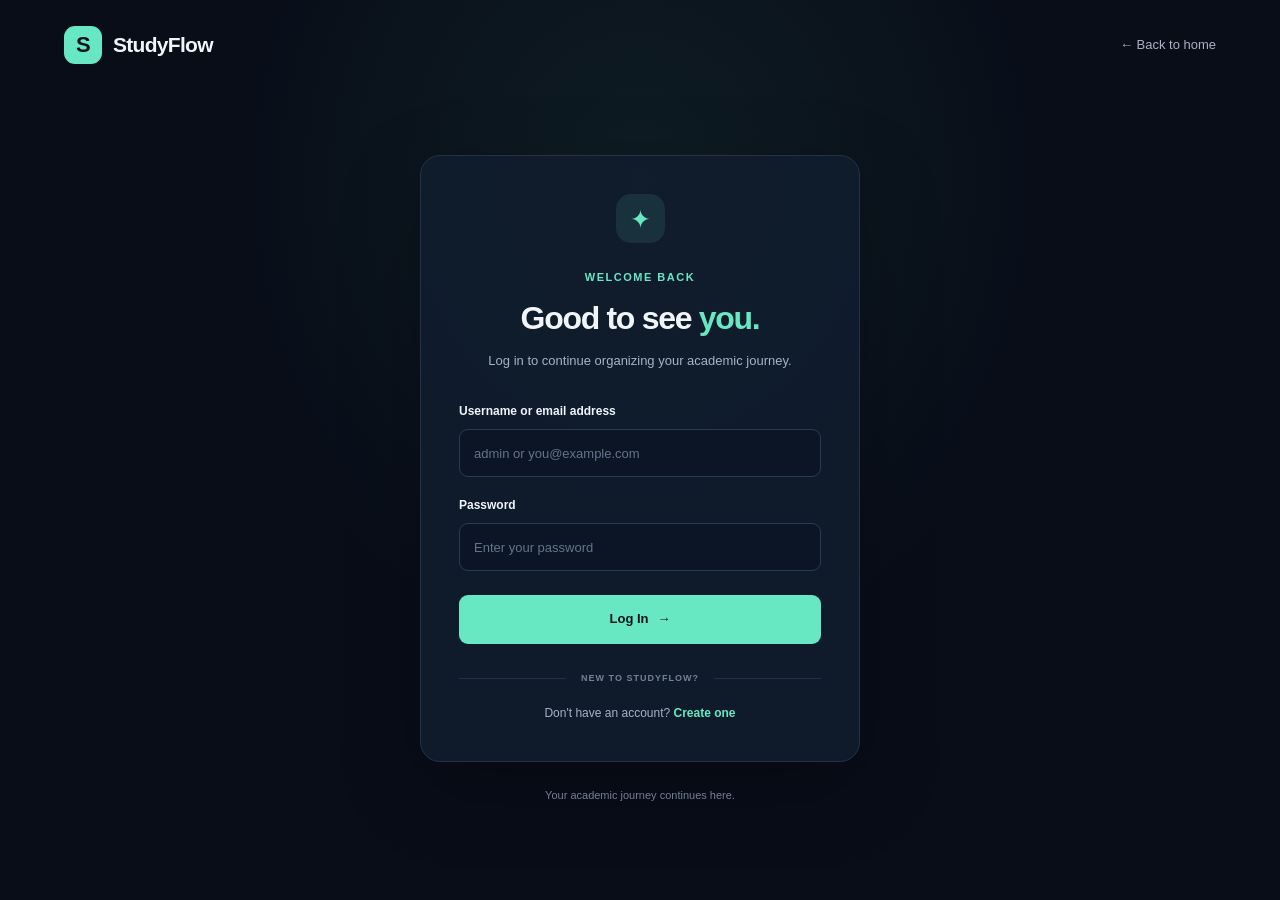
<file: pages/tasks.html>
<!DOCTYPE html>
<html lang="en">
<head>
    <meta charset="UTF-8">
    <meta name="viewport" content="width=device-width, initial-scale=1.0">
    <title>My Tasks | StudyFlow</title>

    <link rel="stylesheet" href="../css/style.css">
    <link rel="stylesheet" href="../css/components.css">
    <link rel="stylesheet" href="../css/dashboard.css">
    <link rel="stylesheet" href="../css/responsive.css">
</head>
<body class="courses-page tasks-page">

    <div class="dashboard-layout">

        <aside class="sidebar">
            <a href="../index.html" class="sidebar-brand">
                <span class="brand-mark">S</span>
                <span>StudyFlow</span>
            </a>

            <div class="sidebar-section-label">WORKSPACE</div>

            <nav class="sidebar-nav">
                <a href="dashboard.html" class="sidebar-link">
                    <span class="nav-icon">▦</span>
                    Dashboard
                </a>
                <a href="courses.html" class="sidebar-link">
                    <span class="nav-icon">▤</span>
                    My Courses
                </a>
                <a href="tasks.html" class="sidebar-link active">
                    <span class="nav-icon">✓</span>
                    Tasks
                </a>
                <a href="schedule.html" class="sidebar-link">
                    <span class="nav-icon">◷</span>
                    Study Schedule
                </a>
                <a href="progress.html" class="sidebar-link">
                    <span class="nav-icon">▥</span>
                    Progress
                </a>
                <a href="reminders.html" class="sidebar-link">
                    <span class="nav-icon">♧</span>
                    Reminders
                </a>
            </nav>

            <div class="sidebar-bottom">
                <div class="sidebar-user">
                    <div class="user-avatar" id="user-avatar">S</div>
                    <div class="sidebar-user-info">
                        <strong id="sidebar-user-name">Student</strong>
                        <span>Student account</span>
                    </div>
                </div>
                <button type="button" class="sidebar-logout" id="logout-button">
                    ↪ Log out
                </button>
            </div>
        </aside>

        <main class="dashboard-main">

            <header class="dashboard-topbar">
                <div>
                    <p class="topbar-label">STUDENT WORKSPACE</p>
                    <h1>My Tasks</h1>
                </div>
                <button type="button" class="btn btn-primary" id="add-task-button">
                    + Add task
                </button>
            </header>

            <section class="tasks-intro">
                <h2>Stay on top of your work</h2>
                <p>Organize assignments, projects, exams, and deadlines in one place.</p>
            </section>

            <section class="task-stat-grid">
                <article class="task-stat-card">
                    <span class="task-stat-label">TOTAL TASKS</span>
                    <strong id="total-tasks">0</strong>
                    <span class="task-stat-note">All your academic tasks</span>
                </article>
                <article class="task-stat-card">
                    <span class="task-stat-label">PENDING</span>
                    <strong id="pending-tasks">0</strong>
                    <span class="task-stat-note">Waiting to be completed</span>
                </article>
                <article class="task-stat-card">
                    <span class="task-stat-label">IN PROGRESS</span>
                    <strong id="progress-tasks">0</strong>
                    <span class="task-stat-note">Currently being worked on</span>
                </article>
                <article class="task-stat-card">
                    <span class="task-stat-label">COMPLETED</span>
                    <strong id="completed-tasks">0</strong>
                    <span class="task-stat-note">Successfully finished</span>
                </article>
            </section>

            <section class="task-form-panel" id="task-form-panel" hidden>
                <div class="task-form-heading">
                    <div>
                        <h2 id="task-form-title">Create a new task</h2>
                        <p>Add details and choose when it needs to be completed.</p>
                    </div>
                    <button type="button" class="icon-button" id="close-task-form"
                            aria-label="Close form">×</button>
                </div>

                <form id="task-form">
                    <input type="hidden" id="task-id">

                    <div class="task-form-grid">
                        <div class="task-field">
                            <label for="task-title">Task title *</label>
                            <input type="text" id="task-title"
                                    placeholder="e.g. Complete linked list assignment"
                                    maxlength="120" required>
                        </div>

                        <div class="task-field">
                            <label for="task-course">Course *</label>
                            <select id="task-course" required>
                                <option value="">Select a course</option>
                            </select>
                        </div>

                        <div class="task-field">
                            <label for="task-type">Task type</label>
                            <select id="task-type">
                                <option value="Assignment">Assignment</option>
                                <option value="Homework">Homework</option>
                                <option value="Project">Project</option>
                                <option value="Exam">Exam</option>
                                <option value="Reading">Reading</option>
                                <option value="Other">Other</option>
                            </select>
                        </div>

                        <div class="task-field">
                            <label for="task-priority">Priority</label>
                            <select id="task-priority">
                                <option value="Low">Low</option>
                                <option value="Medium" selected>Medium</option>
                                <option value="High">High</option>
                            </select>
                        </div>

                        <div class="task-field">
                            <label for="task-due-date">Due date *</label>
                            <input type="date" id="task-due-date" required>
                        </div>

                        <div class="task-field">
                            <label for="task-status">Status</label>
                            <select id="task-status">
                                <option value="Pending">Pending</option>
                                <option value="In Progress">In Progress</option>
                                <option value="Completed">Completed</option>
                            </select>
                        </div>

                        <div class="task-field task-field-full">
                            <label for="task-description">Description</label>
                            <textarea id="task-description" rows="3"
                                        maxlength="1000"
                                        placeholder="Add instructions or notes about this task..."></textarea>
                        </div>
                    </div>

                    <p class="task-form-message" id="task-form-message" role="alert"></p>

                    <div class="task-form-actions">
                        <button type="button" class="btn btn-ghost"
                                id="cancel-task-form">Cancel</button>
                        <button type="submit" class="btn btn-primary"
                                id="save-task-button">Save task</button>
                    </div>
                </form>
            </section>

            <section class="tasks-list-section">
                <div class="tasks-list-heading">
                    <div>
                        <h2>All tasks</h2>
                        <p id="tasks-count-label">0 tasks</p>
                    </div>

                    <div class="task-search">
                        <span>⌕</span>
                        <input type="search" id="task-search"
                                placeholder="Search tasks..."
                                aria-label="Search tasks">
                    </div>
                </div>

                <div class="task-filter-bar">
                    <div class="task-filter">
                        <label for="status-filter">Status</label>
                        <select id="status-filter">
                            <option value="All">All statuses</option>
                            <option value="Pending">Pending</option>
                            <option value="In Progress">In Progress</option>
                            <option value="Completed">Completed</option>
                        </select>
                    </div>

                    <div class="task-filter">
                        <label for="priority-filter">Priority</label>
                        <select id="priority-filter">
                            <option value="All">All priorities</option>
                            <option value="High">High</option>
                            <option value="Medium">Medium</option>
                            <option value="Low">Low</option>
                        </select>
                    </div>

                    <div class="task-filter">
                        <label for="course-filter">Course</label>
                        <select id="course-filter">
                            <option value="All">All courses</option>
                        </select>
                    </div>
                </div>

                <div class="task-list" id="task-list"></div>

                <div class="tasks-empty-state" id="tasks-empty-state">
                    <div class="task-empty-icon">✓</div>
                    <h3>No tasks yet</h3>
                    <p>Create your first task and start organizing your academic work.</p>
                    <button type="button" class="btn btn-primary"
                            id="empty-add-task-button">+ Create your first task</button>
                </div>
            </section>

        </main>
    </div>

    <script src="../js/storage.js" defer></script>
    <script src="../js/tasks.js" defer></script>
</body>
</html>
</file>
<file: css/style.css>
:root {
    --bg-primary: #080D18;
    --bg-secondary: #0D1524;
    --bg-card: #111D2E;
    --bg-elevated: #17243A;

    --accent: #67E8C2;
    --accent-hover: #4FD8AF;

    --text-primary: #F1F5F9;
    --text-secondary: #A7B3C5;
    --text-muted: #718198;

    --border: #243247;

    --purple: #A78BFA;
    --orange: #FDBA74;
    --blue: #7DD3FC;
    --pink: #FDA4AF;

    --font-main: 'Inter', 'Segoe UI', Arial, sans-serif;

    --radius-sm: 8px;
    --radius-md: 14px;
    --radius-lg: 20px;

    --transition: 0.25s ease;
}


* {
    margin: 0;
    padding: 0;
    box-sizing: border-box;
}

html {
    scroll-behavior: smooth;
}

body {
    font-family: var(--font-main);
    background: var(--bg-primary);
    color: var(--text-primary);
    line-height: 1.6;
    min-height: 100vh;
}

a {
    text-decoration: none;
    color: inherit;
}

button,
input {
    font: inherit;
}

button,
a {
    -webkit-tap-highlight-color: transparent;
}

.container {
    width: min(1180px, 90%);
    margin: 0 auto;
}

.section-padding {
    padding: 100px 0;
}

.text-accent {
    color: var(--accent);
}


.site-header {
    border-bottom: 1px solid rgba(255, 255, 255, 0.06);
    background: rgba(8, 13, 24, 0.92);
    position: sticky;
    top: 0;
    z-index: 100;
    backdrop-filter: blur(16px);
}

.navbar {
    min-height: 82px;
    display: flex;
    justify-content: space-between;
    align-items: center;
    gap: 25px;
}

.brand {
    display: inline-flex;
    align-items: center;
    gap: 11px;
    font-size: 21px;
    font-weight: 750;
    letter-spacing: -0.7px;
}

.brand-icon {
    width: 38px;
    height: 38px;
    display: grid;
    place-items: center;
    border-radius: 11px;
    background: var(--accent);
    color: #07131A;
    font-size: 22px;
    font-weight: 800;
}

.nav-links {
    display: flex;
    align-items: center;
    gap: 35px;
}

.nav-links a {
    font-size: 14px;
    color: var(--text-secondary);
    transition: var(--transition);
}

.nav-links a:hover {
    color: var(--accent);
}

.nav-actions {
    display: flex;
    align-items: center;
    gap: 12px;
}


.hero {
    min-height: 660px;
    display: grid;
    grid-template-columns: 1fr 1.05fr;
    align-items: center;
    gap: 55px;
    padding-top: 80px;
    padding-bottom: 90px;
}

.hero-content {
    max-width: 550px;
}

.eyebrow {
    display: inline-flex;
    align-items: center;
    gap: 9px;
    color: var(--accent);
    font-size: 11px;
    font-weight: 750;
    letter-spacing: 1.4px;
    margin-bottom: 25px;
}

.status-dot {
    width: 8px;
    height: 8px;
    border-radius: 50%;
    background: var(--accent);
    box-shadow: 0 0 12px rgba(103, 232, 194, 0.6);
}

.hero h1 {
    font-size: clamp(42px, 5.2vw, 67px);
    line-height: 1.12;
    letter-spacing: -3px;
    font-weight: 800;
    margin-bottom: 24px;
}

.hero-description {
    color: var(--text-secondary);
    font-size: 16px;
    max-width: 490px;
    line-height: 1.9;
    margin-bottom: 32px;
}

.hero-actions {
    display: flex;
    flex-wrap: wrap;
    gap: 13px;
}

.hero-note {
    display: flex;
    align-items: center;
    gap: 10px;
    color: var(--text-muted);
    font-size: 12px;
    margin-top: 28px;
}

.note-check {
    color: var(--accent);
    font-weight: bold;
    font-size: 17px;
}


.hero-preview {
    position: relative;
    min-width: 0;
}

.preview-window {
    background: #0D1728;
    border: 1px solid #26374D;
    border-radius: 19px;
    overflow: hidden;
    box-shadow: 0 30px 90px rgba(0, 0, 0, 0.35);
    transform: perspective(1200px) rotateY(-3deg);
}

.preview-topbar {
    height: 53px;
    border-bottom: 1px solid var(--border);
    display: flex;
    align-items: center;
    justify-content: space-between;
    padding: 0 19px;
}

.window-dots {
    display: flex;
    gap: 6px;
}

.window-dots span {
    width: 8px;
    height: 8px;
    background: #40516A;
    border-radius: 50%;
}

.preview-label,
.preview-muted {
    color: var(--text-muted);
    font-size: 9px;
    letter-spacing: 1px;
    font-weight: 700;
}

.preview-avatar {
    width: 27px;
    height: 27px;
    display: grid;
    place-items: center;
    background: var(--accent);
    color: #07131A;
    border-radius: 50%;
    font-weight: 800;
    font-size: 12px;
}

.preview-body {
    padding: 24px;
}

.preview-greeting {
    margin-bottom: 22px;
}

.preview-greeting h3 {
    font-size: 19px;
    margin: 5px 0;
}

.preview-greeting p {
    color: var(--text-muted);
    font-size: 11px;
}

.preview-stats {
    display: grid;
    grid-template-columns: repeat(3, 1fr);
    gap: 10px;
    margin-bottom: 15px;
}

.stat-card {
    display: flex;
    flex-direction: column;
    gap: 5px;
    background: #142238;
    border: 1px solid #26374D;
    padding: 13px;
    border-radius: 11px;
}

.stat-icon {
    font-size: 17px;
    font-weight: bold;
}

.mint { color: var(--accent); }
.purple { color: var(--purple); }
.orange { color: var(--orange); }
.blue { color: var(--blue); }
.pink { color: var(--pink); }

.stat-card strong {
    font-size: 23px;
}

.stat-card > span:last-child {
    color: var(--text-muted);
    font-size: 9px;
}

.preview-lower {
    display: grid;
    grid-template-columns: 0.85fr 1.15fr;
    gap: 12px;
}

.preview-panel {
    background: #142238;
    border: 1px solid #26374D;
    padding: 14px;
    border-radius: 11px;
    min-width: 0;
}

.panel-heading {
    display: flex;
    justify-content: space-between;
    gap: 5px;
    margin-bottom: 17px;
}

.panel-heading strong {
    font-size: 11px;
}

.panel-heading span {
    color: var(--text-muted);
    font-size: 9px;
}

.progress-number {
    display: flex;
    align-items: baseline;
    gap: 7px;
    margin-bottom: 10px;
}

.progress-number strong {
    font-size: 28px;
}

.progress-number span,
.progress-caption {
    color: var(--text-muted);
    font-size: 9px;
}

.progress-track {
    height: 6px;
    background: #293B50;
    border-radius: 20px;
    overflow: hidden;
}

.progress-fill {
    height: 100%;
    width: 78%;
    background: var(--accent);
    border-radius: inherit;
}

.progress-caption {
    margin-top: 12px;
}

.mini-task {
    display: flex;
    align-items: center;
    gap: 8px;
    margin-top: 15px;
}

.task-marker {
    width: 7px;
    height: 7px;
    border-radius: 50%;
    background: var(--accent);
    flex-shrink: 0;
}

.purple-marker {
    background: var(--purple);
}

.mini-task div {
    flex: 1;
    min-width: 0;
}

.mini-task strong,
.mini-task small {
    display: block;
}

.mini-task strong {
    font-size: 9px;
}

.mini-task small {
    font-size: 8px;
    color: var(--text-muted);
}

.task-date {
    font-size: 8px;
    color: var(--orange);
    white-space: nowrap;
}

.floating-note {
    position: absolute;
    bottom: -23px;
    left: -28px;
    display: flex;
    align-items: center;
    gap: 12px;
    padding: 14px 18px;
    background: #17283A;
    border: 1px solid #345146;
    border-radius: 13px;
    box-shadow: 0 15px 35px rgba(0, 0, 0, 0.3);
}

.floating-check {
    display: grid;
    place-items: center;
    width: 31px;
    height: 31px;
    border-radius: 9px;
    background: rgba(103, 232, 194, 0.14);
    color: var(--accent);
}

.floating-note strong,
.floating-note small {
    display: block;
}

.floating-note strong {
    font-size: 11px;
}

.floating-note small {
    color: var(--text-muted);
    font-size: 9px;
}


.features-section {
    background: var(--bg-secondary);
    border-top: 1px solid rgba(255, 255, 255, 0.04);
    border-bottom: 1px solid rgba(255, 255, 255, 0.04);
}

.section-heading {
    max-width: 650px;
    margin: 0 auto 50px;
    text-align: center;
}

.section-label {
    color: var(--accent);
    font-size: 11px;
    font-weight: 750;
    letter-spacing: 1.5px;
}

.section-heading h2,
.about-content h2 {
    font-size: clamp(30px, 4vw, 43px);
    line-height: 1.25;
    letter-spacing: -1.5px;
    margin: 13px 0;
}

.section-heading p,
.about-content p {
    color: var(--text-secondary);
    font-size: 14px;
    line-height: 1.9;
}

.feature-grid {
    display: grid;
    grid-template-columns: repeat(3, 1fr);
    gap: 18px;
}


.about-section {
    background:
        radial-gradient(ellipse at 50% 100%, rgba(103, 232, 194, 0.07), transparent 65%),
        var(--bg-primary);
    text-align: center;
}

.about-content {
    max-width: 700px;
}

.about-content p {
    max-width: 580px;
    margin: 0 auto 30px;
}


.site-footer {
    border-top: 1px solid var(--border);
    padding: 28px 0;
    background: #070B13;
}

.footer-content {
    display: flex;
    align-items: center;
    justify-content: space-between;
    gap: 20px;
    flex-wrap: wrap;
}

.footer-content .brand {
    font-size: 17px;
}

.footer-content .brand-icon {
    width: 31px;
    height: 31px;
    font-size: 18px;
}

.footer-content p,
.copyright {
    color: var(--text-muted);
    font-size: 11px;
}
</file>
<file: css/components.css>
.btn {
    display: inline-flex;
    align-items: center;
    justify-content: center;
    gap: 9px;
    padding: 10px 17px;
    border: 1px solid transparent;
    border-radius: 9px;
    font-size: 13px;
    font-weight: 650;
    cursor: pointer;
    transition: 0.25s ease;
}

.btn-primary {
    background: var(--accent);
    color: #07131A;
}

.btn-primary:hover {
    background: var(--accent-hover);
    transform: translateY(-2px);
    box-shadow: 0 8px 25px rgba(103, 232, 194, 0.15);
}

.btn-outline {
    border-color: var(--border);
    color: var(--text-primary);
    background: transparent;
}

.btn-outline:hover {
    border-color: var(--accent);
    color: var(--accent);
}

.btn-ghost {
    border-color: var(--border);
    color: var(--text-primary);
    background: transparent;
}

.btn-ghost:hover {
    background: var(--bg-elevated);
    border-color: #40516A;
}

.btn-large {
    padding: 14px 21px;
    font-size: 14px;
}


.feature-card {
    padding: 27px;
    background: var(--bg-card);
    border: 1px solid var(--border);
    border-radius: var(--radius-lg);
    transition: 0.25s ease;
}

.feature-card:hover {
    transform: translateY(-5px);
    border-color: rgba(103, 232, 194, 0.4);
    background: #142238;
}

.feature-icon {
    width: 45px;
    height: 45px;
    display: grid;
    place-items: center;
    border-radius: 12px;
    background: var(--bg-elevated);
    font-size: 21px;
    margin-bottom: 20px;
}

.feature-icon.purple {
    background: rgba(167, 139, 250, 0.12);
}

.feature-icon.orange {
    background: rgba(253, 186, 116, 0.12);
}

.feature-icon.blue {
    background: rgba(125, 211, 252, 0.12);
}

.feature-icon.pink {
    background: rgba(253, 164, 175, 0.12);
}

.feature-card h3 {
    font-size: 16px;
    margin-bottom: 10px;
}

.feature-card p {
    color: var(--text-secondary);
    font-size: 13px;
    line-height: 1.8;
}




.courses-page {
    min-height: 100vh;
}

.courses-page .dashboard-layout {
    display: flex;
    min-height: 100vh;
}

.courses-page .sidebar {
    width: 250px;
    min-width: 250px;
    min-height: 100vh;
    display: flex;
    flex-direction: column;
    padding: 28px 18px;
    background: var(--bg-secondary);
    border-right: 1px solid var(--border);
}

.courses-page .sidebar-brand {
    display: flex;
    align-items: center;
    gap: 11px;
    color: var(--text-primary);
    font-size: 19px;
    font-weight: 750;
    text-decoration: none;
    margin: 0 0 42px 5px;
}

.courses-page .brand-mark {
    width: 35px;
    height: 35px;
    display: grid;
    place-items: center;
    border-radius: 11px;
    background: var(--accent);
    color: #080D18;
    font-weight: 800;
}

.courses-page .sidebar-section-label {
    margin: 0 0 13px 10px;
    color: var(--text-muted);
    font-size: 10px;
    font-weight: 750;
    letter-spacing: 1.2px;
}

.courses-page .sidebar-nav {
    display: grid;
    gap: 7px;
}

.courses-page .sidebar-link {
    display: flex;
    align-items: center;
    gap: 13px;
    padding: 12px 13px;
    border-radius: 9px;
    color: var(--text-secondary);
    text-decoration: none;
    font-size: 13px;
    font-weight: 550;
    transition: 0.2s ease;
}

.courses-page .sidebar-link:hover,
.courses-page .sidebar-link.active {
    background: rgba(103, 232, 194, 0.09);
    color: var(--accent);
}

.courses-page .nav-icon {
    width: 19px;
    text-align: center;
    font-size: 17px;
}

.courses-page .sidebar-bottom {
    margin-top: auto;
    padding-top: 22px;
    border-top: 1px solid var(--border);
}

.courses-page .sidebar-user {
    display: flex;
    align-items: center;
    gap: 11px;
    margin-bottom: 16px;
}

.courses-page .user-avatar {
    width: 37px;
    height: 37px;
    display: grid;
    place-items: center;
    border-radius: 50%;
    background: rgba(103, 232, 194, 0.14);
    color: var(--accent);
    font-weight: 750;
}

.courses-page .sidebar-user-info {
    display: grid;
    gap: 4px;
    min-width: 0;
}

.courses-page .sidebar-user-info strong {
    overflow: hidden;
    color: var(--text-primary);
    font-size: 12px;
    text-overflow: ellipsis;
    white-space: nowrap;
}

.courses-page .sidebar-user-info span {
    color: var(--text-muted);
    font-size: 11px;
}

.courses-page .sidebar-logout {
    width: 100%;
    padding: 10px;
    border: 0;
    border-radius: 8px;
    background: transparent;
    color: var(--text-secondary);
    text-align: left;
    cursor: pointer;
}

.courses-page .sidebar-logout:hover {
    background: rgba(253, 164, 175, 0.08);
    color: var(--pink);
}

.courses-page .dashboard-main {
    flex: 1;
    min-width: 0;
    padding: 34px clamp(20px, 4vw, 55px);
}

.courses-page .dashboard-topbar,
.courses-page .courses-list-heading,
.courses-page .course-form-heading {
    display: flex;
    align-items: center;
    justify-content: space-between;
    gap: 20px;
}

.courses-page .topbar-label,
.courses-page .course-stat-label {
    margin: 0 0 8px;
    color: var(--text-muted);
    font-size: 10px;
    font-weight: 750;
    letter-spacing: 1.1px;
}

.courses-page .dashboard-topbar h1 {
    margin: 0;
    color: var(--text-primary);
    font-size: clamp(25px, 3vw, 32px);
}

.courses-page .courses-intro {
    margin: 34px 0 22px;
}

.courses-page .courses-intro h2,
.courses-page .courses-list-heading h2,
.courses-page .course-form-heading h2 {
    margin: 0 0 7px;
    color: var(--text-primary);
    font-size: 18px;
}

.courses-page .courses-intro p,
.courses-page .courses-list-heading p,
.courses-page .course-form-heading p {
    margin: 0;
    color: var(--text-muted);
    font-size: 13px;
}

.courses-page .course-stat-grid {
    display: grid;
    grid-template-columns: repeat(2, minmax(0, 1fr));
    gap: 17px;
    margin-bottom: 35px;
}

.courses-page .course-stat-card {
    padding: 22px;
    border: 1px solid var(--border);
    border-radius: 13px;
    background: var(--bg-card);
}

.courses-page .course-stat-card strong {
    display: block;
    margin: 4px 0 7px;
    color: var(--text-primary);
    font-size: 29px;
}

.courses-page .course-stat-note {
    color: var(--text-muted);
    font-size: 12px;
}

.courses-page .course-form-panel {
    margin-bottom: 35px;
    padding: 24px;
    border: 1px solid var(--border);
    border-radius: 14px;
    background: var(--bg-card);
}

.courses-page .course-form-panel[hidden] {
    display: none;
}

.courses-page .icon-button {
    width: 34px;
    height: 34px;
    border: 1px solid var(--border);
    border-radius: 8px;
    background: transparent;
    color: var(--text-secondary);
    font-size: 22px;
    cursor: pointer;
}

.courses-page .course-form-grid {
    display: grid;
    grid-template-columns: repeat(2, minmax(0, 1fr));
    gap: 18px;
    margin-top: 24px;
}

.courses-page .form-field {
    display: grid;
    gap: 8px;
}

.courses-page .form-field-full {
    grid-column: 1 / -1;
}

.courses-page .form-field label {
    color: var(--text-secondary);
    font-size: 12px;
    font-weight: 650;
}

.courses-page .form-field input,
.courses-page .form-field textarea,
.courses-page .course-search input {
    width: 100%;
    padding: 12px 13px;
    border: 1px solid var(--border);
    border-radius: 8px;
    outline: none;
    background: var(--bg-secondary);
    color: var(--text-primary);
    font: inherit;
    font-size: 13px;
}

.courses-page .form-field input:focus,
.courses-page .form-field textarea:focus,
.courses-page .course-search input:focus {
    border-color: var(--accent);
}

.courses-page .form-field textarea {
    resize: vertical;
}

.courses-page .course-form-message {
    min-height: 18px;
    margin: 12px 0 0;
    font-size: 12px;
}

.courses-page .course-form-message.error {
    color: var(--pink);
}

.courses-page .course-form-message.success {
    color: var(--accent);
}

.courses-page .course-form-actions {
    display: flex;
    justify-content: flex-end;
    gap: 10px;
    margin-top: 18px;
}

.courses-page .courses-list-heading {
    margin-bottom: 20px;
}

.courses-page .course-search {
    position: relative;
    width: min(260px, 100%);
}

.courses-page .course-search span {
    position: absolute;
    top: 8px;
    left: 12px;
    color: var(--text-muted);
    font-size: 20px;
}

.courses-page .course-search input {
    padding-left: 38px;
}

.courses-page .course-grid {
    display: grid;
    grid-template-columns: repeat(2, minmax(0, 1fr));
    gap: 17px;
}

.courses-page .course-card {
    min-width: 0;
    padding: 21px;
    border: 1px solid var(--border);
    border-radius: 13px;
    background: var(--bg-card);
    transition: transform 0.2s ease, border-color 0.2s ease;
}

.courses-page .course-card:hover {
    transform: translateY(-3px);
    border-color: rgba(103, 232, 194, 0.45);
}

.courses-page .course-card-top {
    display: flex;
    align-items: flex-start;
    justify-content: space-between;
    gap: 12px;
}

.courses-page .course-code {
    display: inline-block;
    padding: 6px 9px;
    border-radius: 6px;
    background: rgba(103, 232, 194, 0.1);
    color: var(--accent);
    font-size: 10px;
    font-weight: 750;
    letter-spacing: 0.5px;
}

.courses-page .course-card h3 {
    margin: 16px 0 8px;
    color: var(--text-primary);
    font-size: 16px;
    overflow-wrap: anywhere;
}

.courses-page .course-description {
    min-height: 38px;
    margin: 0 0 17px;
    color: var(--text-muted);
    font-size: 12px;
    line-height: 1.6;
    overflow-wrap: anywhere;
}

.courses-page .course-meta {
    display: flex;
    flex-wrap: wrap;
    gap: 8px 16px;
    padding-top: 14px;
    border-top: 1px solid var(--border);
    color: var(--text-secondary);
    font-size: 11px;
}

.courses-page .course-card-actions {
    display: flex;
    justify-content: flex-end;
    gap: 8px;
    margin-top: 17px;
}

.courses-page .course-action {
    padding: 7px 11px;
    border: 1px solid var(--border);
    border-radius: 7px;
    background: transparent;
    color: var(--text-secondary);
    font-size: 11px;
    cursor: pointer;
}

.courses-page .course-action:hover {
    border-color: var(--accent);
    color: var(--accent);
}

.courses-page .course-action.delete:hover {
    border-color: var(--pink);
    color: var(--pink);
}

.courses-page .courses-empty-state {
    padding: 55px 20px;
    border: 1px dashed var(--border);
    border-radius: 13px;
    text-align: center;
}

.courses-page .courses-empty-state[hidden] {
    display: none;
}

.courses-page .empty-state-icon {
    margin-bottom: 14px;
    color: var(--accent);
    font-size: 35px;
}

.courses-page .courses-empty-state h3 {
    margin: 0 0 8px;
    color: var(--text-primary);
}

.courses-page .courses-empty-state p {
    margin: 0 0 20px;
    color: var(--text-muted);
    font-size: 13px;
}

@media (max-width: 900px) {
    .courses-page .sidebar {
        width: 210px;
        min-width: 210px;
    }

    .courses-page .course-grid {
        grid-template-columns: 1fr;
    }
}

@media (max-width: 650px) {
    .courses-page .dashboard-layout {
        display: block;
    }

    .courses-page .sidebar {
        position: relative;
        top: auto;
        left: auto;
        z-index: auto;
        width: 100%;
        height: auto;
        min-width: 0;
        min-height: auto;
        padding: 15px;
        transform: none;
    }

    .courses-page .sidebar-brand {
        margin-bottom: 18px;
    }

    .courses-page .sidebar-nav {
        grid-template-columns: repeat(2, minmax(0, 1fr));
    }

    .courses-page .sidebar-bottom {
        margin-top: 18px;
        padding-top: 14px;
    }

    .courses-page .dashboard-main {
        margin-left: 0;
        padding: 25px 16px;
    }

    .courses-page .course-stat-grid,
    .courses-page .course-form-grid {
        grid-template-columns: 1fr;
    }

    .courses-page .form-field-full {
        grid-column: auto;
    }

    .courses-page .courses-list-heading {
        align-items: flex-start;
        flex-direction: column;
    }

    .courses-page .course-search {
        width: 100%;
    }
}





.tasks-page .tasks-intro {
    margin: 30px 0 22px;
}

.tasks-page .tasks-intro h2,
.tasks-page .tasks-list-heading h2,
.tasks-page .task-form-heading h2 {
    margin: 0 0 7px;
    color: var(--text-primary);
    font-size: 18px;
}

.tasks-page .tasks-intro p,
.tasks-page .tasks-list-heading p,
.tasks-page .task-form-heading p {
    margin: 0;
    color: var(--text-muted);
    font-size: 13px;
}

.tasks-page .task-stat-grid {
    display: grid;
    grid-template-columns: repeat(4, minmax(0, 1fr));
    gap: 14px;
    margin-bottom: 32px;
}

.tasks-page .task-stat-card {
    padding: 19px;
    border: 1px solid var(--border);
    border-radius: 12px;
    background: var(--bg-card);
}

.tasks-page .task-stat-label {
    color: var(--text-muted);
    font-size: 10px;
    font-weight: 750;
    letter-spacing: 1px;
}

.tasks-page .task-stat-card strong {
    display: block;
    margin: 9px 0 5px;
    color: var(--text-primary);
    font-size: 27px;
}

.tasks-page .task-stat-note {
    color: var(--text-muted);
    font-size: 11px;
}

.tasks-page .task-form-panel {
    margin-bottom: 32px;
    padding: 24px;
    border: 1px solid var(--border);
    border-radius: 14px;
    background: var(--bg-card);
}

.tasks-page .task-form-panel[hidden] {
    display: none;
}

.tasks-page .task-form-heading {
    display: flex;
    align-items: center;
    justify-content: space-between;
    gap: 20px;
}

.tasks-page .task-form-grid {
    display: grid;
    grid-template-columns: repeat(2, minmax(0, 1fr));
    gap: 18px;
    margin-top: 24px;
}

.tasks-page .task-field {
    display: grid;
    gap: 8px;
}

.tasks-page .task-field-full {
    grid-column: 1 / -1;
}

.tasks-page .task-field label,
.tasks-page .task-filter label {
    color: var(--text-secondary);
    font-size: 12px;
    font-weight: 650;
}

.tasks-page .task-field input,
.tasks-page .task-field select,
.tasks-page .task-field textarea,
.tasks-page .task-filter select,
.tasks-page .task-search input {
    width: 100%;
    min-width: 0;
    padding: 12px 13px;
    border: 1px solid var(--border);
    border-radius: 8px;
    outline: none;
    background: var(--bg-secondary);
    color: var(--text-primary);
    font: inherit;
    font-size: 13px;
}

.tasks-page .task-field input:focus,
.tasks-page .task-field select:focus,
.tasks-page .task-field textarea:focus,
.tasks-page .task-filter select:focus,
.tasks-page .task-search input:focus {
    border-color: var(--accent);
}

.tasks-page .task-field select,
.tasks-page .task-filter select {
    cursor: pointer;
}

.tasks-page .task-field textarea {
    resize: vertical;
}

.tasks-page .task-form-message {
    min-height: 18px;
    margin: 12px 0 0;
    font-size: 12px;
}

.tasks-page .task-form-message.error {
    color: var(--pink);
}

.tasks-page .task-form-message.success {
    color: var(--accent);
}

.tasks-page .task-form-actions {
    display: flex;
    justify-content: flex-end;
    gap: 10px;
    margin-top: 18px;
}

.tasks-page .tasks-list-heading {
    display: flex;
    align-items: center;
    justify-content: space-between;
    gap: 18px;
    margin-bottom: 18px;
}

.tasks-page .task-search {
    position: relative;
    width: min(260px, 100%);
}

.tasks-page .task-search span {
    position: absolute;
    top: 8px;
    left: 12px;
    color: var(--text-muted);
    font-size: 20px;
}

.tasks-page .task-search input {
    padding-left: 38px;
}

.tasks-page .task-filter-bar {
    display: flex;
    flex-wrap: wrap;
    gap: 13px;
    margin-bottom: 20px;
    padding: 16px;
    border: 1px solid var(--border);
    border-radius: 11px;
    background: var(--bg-card);
}

.tasks-page .task-filter {
    display: grid;
    flex: 1;
    min-width: 140px;
    gap: 7px;
}

.tasks-page .task-filter select {
    padding: 9px 10px;
}

.tasks-page .task-list {
    display: grid;
    gap: 12px;
}

.tasks-page .task-list[hidden] {
    display: none;
}

.tasks-page .task-item {
    display: grid;
    grid-template-columns: auto minmax(0, 1fr) auto;
    align-items: center;
    gap: 15px;
    padding: 18px;
    border: 1px solid var(--border);
    border-radius: 12px;
    background: var(--bg-card);
    transition: border-color 0.2s ease;
}

.tasks-page .task-item:hover {
    border-color: rgba(103, 232, 194, 0.4);
}

.tasks-page .task-check {
    width: 19px;
    height: 19px;
    accent-color: var(--accent);
    cursor: pointer;
}

.tasks-page .task-content {
    min-width: 0;
}

.tasks-page .task-title-row {
    display: flex;
    flex-wrap: wrap;
    align-items: center;
    gap: 9px;
}

.tasks-page .task-title {
    margin: 0;
    color: var(--text-primary);
    font-size: 14px;
    overflow-wrap: anywhere;
}

.tasks-page .task-item.is-completed .task-title {
    color: var(--text-muted);
    text-decoration: line-through;
}

.tasks-page .task-description {
    margin: 7px 0 9px;
    color: var(--text-muted);
    font-size: 12px;
    line-height: 1.5;
    overflow-wrap: anywhere;
}

.tasks-page .task-meta {
    display: flex;
    flex-wrap: wrap;
    gap: 7px 14px;
    color: var(--text-muted);
    font-size: 11px;
}

.tasks-page .task-badge {
    display: inline-flex;
    align-items: center;
    padding: 5px 8px;
    border-radius: 5px;
    font-size: 10px;
    font-weight: 700;
}

.tasks-page .priority-high {
    background: rgba(253, 130, 153, 0.12);
    color: var(--pink);
}

.tasks-page .priority-medium {
    background: rgba(253, 186, 116, 0.12);
    color: var(--orange);
}

.tasks-page .priority-low {
    background: rgba(125, 211, 252, 0.12);
    color: var(--blue);
}

.tasks-page .status-pending {
    background: rgba(167, 139, 250, 0.12);
    color: var(--purple);
}

.tasks-page .status-in-progress {
    background: rgba(125, 211, 252, 0.12);
    color: var(--blue);
}

.tasks-page .status-completed {
    background: rgba(103, 232, 194, 0.12);
    color: var(--accent);
}

.tasks-page .task-overdue {
    color: var(--pink);
    font-weight: 700;
}

.tasks-page .task-actions {
    display: flex;
    flex-wrap: wrap;
    justify-content: flex-end;
    gap: 7px;
}

.tasks-page .task-action {
    padding: 7px 10px;
    border: 1px solid var(--border);
    border-radius: 7px;
    background: transparent;
    color: var(--text-secondary);
    font-size: 11px;
    cursor: pointer;
}

.tasks-page .task-action:hover {
    border-color: var(--accent);
    color: var(--accent);
}

.tasks-page .task-action.delete:hover {
    border-color: var(--pink);
    color: var(--pink);
}

.tasks-page .tasks-empty-state {
    padding: 50px 20px;
    border: 1px dashed var(--border);
    border-radius: 13px;
    text-align: center;
}

.tasks-page .tasks-empty-state[hidden] {
    display: none;
}

.tasks-page .task-empty-icon {
    margin-bottom: 14px;
    color: var(--accent);
    font-size: 36px;
}

.tasks-page .tasks-empty-state h3 {
    margin: 0 0 8px;
    color: var(--text-primary);
}

.tasks-page .tasks-empty-state p {
    margin: 0 0 20px;
    color: var(--text-muted);
    font-size: 13px;
}

@media (max-width: 1000px) {
    .tasks-page .task-stat-grid {
        grid-template-columns: repeat(2, minmax(0, 1fr));
    }
}

@media (max-width: 650px) {
    .tasks-page .task-form-grid {
        grid-template-columns: 1fr;
    }

    .tasks-page .task-field-full {
        grid-column: auto;
    }

    .tasks-page .tasks-list-heading {
        align-items: flex-start;
        flex-direction: column;
    }

    .tasks-page .task-search {
        width: 100%;
    }

    .tasks-page .task-item {
        grid-template-columns: auto minmax(0, 1fr);
    }

    .tasks-page .task-actions {
        grid-column: 2;
        justify-content: flex-start;
    }
}






.schedule-page .schedule-intro {
    margin: 30px 0 22px;
}

.schedule-page .schedule-intro h2,
.schedule-page .schedule-content-heading h2,
.schedule-page .schedule-form-heading h2 {
    margin: 0 0 7px;
    color: var(--text-primary);
    font-size: 18px;
}

.schedule-page .schedule-intro p,
.schedule-page .schedule-content-heading p,
.schedule-page .schedule-form-heading p {
    margin: 0;
    color: var(--text-muted);
    font-size: 13px;
}

.schedule-page .schedule-summary-grid {
    display: grid;
    grid-template-columns: repeat(3, minmax(0, 1fr));
    gap: 15px;
    margin-bottom: 32px;
}

.schedule-page .schedule-summary-card {
    padding: 20px;
    border: 1px solid var(--border);
    border-radius: 12px;
    background: var(--bg-card);
}

.schedule-page .schedule-summary-label {
    color: var(--text-muted);
    font-size: 10px;
    font-weight: 750;
    letter-spacing: 1px;
}

.schedule-page .schedule-summary-card strong {
    display: block;
    margin: 9px 0 5px;
    color: var(--text-primary);
    font-size: 27px;
}

.schedule-page .schedule-summary-note {
    color: var(--text-muted);
    font-size: 11px;
}

.schedule-page .schedule-form-panel {
    margin-bottom: 32px;
    padding: 24px;
    border: 1px solid var(--border);
    border-radius: 14px;
    background: var(--bg-card);
}

.schedule-page .schedule-form-panel[hidden] {
    display: none;
}

.schedule-page .schedule-form-heading {
    display: flex;
    align-items: center;
    justify-content: space-between;
    gap: 20px;
}

.schedule-page .schedule-form-grid {
    display: grid;
    grid-template-columns: repeat(2, minmax(0, 1fr));
    gap: 18px;
    margin-top: 24px;
}

.schedule-page .schedule-field {
    display: grid;
    gap: 8px;
}

.schedule-page .schedule-field-full {
    grid-column: 1 / -1;
}

.schedule-page .schedule-field label,
.schedule-page .schedule-date-control label {
    color: var(--text-secondary);
    font-size: 12px;
    font-weight: 650;
}

.schedule-page .schedule-field input,
.schedule-page .schedule-field select,
.schedule-page .schedule-field textarea,
.schedule-page .schedule-date-control input {
    width: 100%;
    min-width: 0;
    padding: 12px 13px;
    border: 1px solid var(--border);
    border-radius: 8px;
    outline: none;
    background: var(--bg-secondary);
    color: var(--text-primary);
    font: inherit;
    font-size: 13px;
}

.schedule-page .schedule-field input:focus,
.schedule-page .schedule-field select:focus,
.schedule-page .schedule-field textarea:focus,
.schedule-page .schedule-date-control input:focus {
    border-color: var(--accent);
}

.schedule-page .schedule-field select {
    cursor: pointer;
}

.schedule-page .schedule-field textarea {
    resize: vertical;
}

.schedule-page .schedule-form-message {
    min-height: 18px;
    margin: 12px 0 0;
    font-size: 12px;
}

.schedule-page .schedule-form-message.error {
    color: var(--pink);
}

.schedule-page .schedule-form-message.success {
    color: var(--accent);
}

.schedule-page .schedule-form-actions {
    display: flex;
    justify-content: flex-end;
    gap: 10px;
    margin-top: 18px;
}

.schedule-page .schedule-content {
    padding: 23px;
    border: 1px solid var(--border);
    border-radius: 14px;
    background: var(--bg-card);
}

.schedule-page .schedule-content-heading {
    display: flex;
    align-items: center;
    justify-content: space-between;
    gap: 18px;
    padding-bottom: 22px;
    border-bottom: 1px solid var(--border);
}

.schedule-page .schedule-date-control {
    display: grid;
    gap: 7px;
    width: min(190px, 100%);
}

.schedule-page .schedule-date-control input {
    padding: 9px 10px;
}

.schedule-page .schedule-day-heading {
    display: flex;
    align-items: center;
    justify-content: space-between;
    gap: 15px;
    margin: 22px 0 17px;
}

.schedule-page .schedule-day-label {
    color: var(--text-muted);
    font-size: 9px;
    font-weight: 750;
    letter-spacing: 1.1px;
}

.schedule-page .schedule-day-heading h3 {
    margin: 6px 0 0;
    color: var(--text-primary);
    font-size: 17px;
}

.schedule-page .schedule-today-button {
    padding: 8px 13px;
    border: 1px solid var(--border);
    border-radius: 7px;
    background: transparent;
    color: var(--accent);
    font-size: 11px;
    cursor: pointer;
}

.schedule-page .schedule-today-button:hover {
    border-color: var(--accent);
}

.schedule-page .schedule-session-list {
    display: grid;
    gap: 12px;
}

.schedule-page .schedule-session-list[hidden] {
    display: none;
}

.schedule-page .schedule-session-card {
    display: grid;
    grid-template-columns: 105px minmax(0, 1fr) auto;
    align-items: center;
    gap: 18px;
    padding: 17px;
    border: 1px solid var(--border);
    border-radius: 11px;
    background: var(--bg-secondary);
}

.schedule-page .session-time {
    display: grid;
    gap: 5px;
    padding-right: 14px;
    border-right: 1px solid var(--border);
}

.schedule-page .session-time strong {
    color: var(--accent);
    font-size: 13px;
}

.schedule-page .session-time span {
    color: var(--text-muted);
    font-size: 10px;
}

.schedule-page .session-details {
    min-width: 0;
}

.schedule-page .session-details h4 {
    margin: 0 0 7px;
    color: var(--text-primary);
    font-size: 14px;
    overflow-wrap: anywhere;
}

.schedule-page .session-course {
    margin: 0 0 7px;
    color: var(--text-secondary);
    font-size: 11px;
}

.schedule-page .session-notes {
    margin: 0;
    color: var(--text-muted);
    font-size: 11px;
    line-height: 1.5;
    overflow-wrap: anywhere;
}

.schedule-page .session-status {
    display: inline-flex;
    margin-top: 9px;
    padding: 5px 8px;
    border-radius: 5px;
    font-size: 10px;
    font-weight: 700;
}

.schedule-page .session-status.planned {
    background: rgba(125, 211, 252, 0.12);
    color: var(--blue);
}

.schedule-page .session-status.completed {
    background: rgba(103, 232, 194, 0.12);
    color: var(--accent);
}

.schedule-page .session-status.skipped {
    background: rgba(253, 164, 175, 0.12);
    color: var(--pink);
}

.schedule-page .session-actions {
    display: flex;
    flex-direction: column;
    gap: 7px;
}

.schedule-page .session-action {
    padding: 7px 10px;
    border: 1px solid var(--border);
    border-radius: 7px;
    background: transparent;
    color: var(--text-secondary);
    font-size: 10px;
    cursor: pointer;
}

.schedule-page .session-action:hover {
    border-color: var(--accent);
    color: var(--accent);
}

.schedule-page .session-action.delete:hover {
    border-color: var(--pink);
    color: var(--pink);
}

.schedule-page .schedule-empty-state {
    padding: 45px 20px;
    text-align: center;
    border: 1px dashed var(--border);
    border-radius: 11px;
}

.schedule-page .schedule-empty-state[hidden] {
    display: none;
}

.schedule-page .schedule-empty-icon {
    margin-bottom: 13px;
    color: var(--accent);
    font-size: 36px;
}

.schedule-page .schedule-empty-state h3 {
    margin: 0 0 8px;
    color: var(--text-primary);
}

.schedule-page .schedule-empty-state p {
    margin: 0 0 20px;
    color: var(--text-muted);
    font-size: 13px;
}

@media (max-width: 850px) {
    .schedule-page .schedule-summary-grid {
        grid-template-columns: repeat(2, minmax(0, 1fr));
    }

    .schedule-page .schedule-session-card {
        grid-template-columns: 90px minmax(0, 1fr);
    }

    .schedule-page .session-actions {
        grid-column: 2;
        flex-direction: row;
    }
}

@media (max-width: 650px) {
    .schedule-page .schedule-form-grid {
        grid-template-columns: 1fr;
    }

    .schedule-page .schedule-field-full {
        grid-column: auto;
    }

    .schedule-page .schedule-content-heading {
        align-items: flex-start;
        flex-direction: column;
    }

    .schedule-page .schedule-date-control {
        width: 100%;
    }

    .schedule-page .schedule-session-card {
        grid-template-columns: 1fr;
        gap: 12px;
    }

    .schedule-page .session-time {
        display: flex;
        align-items: center;
        gap: 10px;
        padding: 0 0 10px;
        border-right: 0;
        border-bottom: 1px solid var(--border);
    }

    .schedule-page .session-actions {
        grid-column: auto;
    }
}






.progress-page {
    min-height: 100vh;
}

.progress-page .progress-intro {
    margin: 34px 0 22px;
}

.progress-page .progress-intro h2 {
    margin: 0 0 7px;
    color: var(--text-primary);
    font-size: 18px;
}

.progress-page .progress-intro p {
    margin: 0;
    color: var(--text-muted);
    font-size: 13px;
    line-height: 1.7;
}


.progress-page .progress-summary-grid {
    display: grid;
    grid-template-columns: repeat(4, minmax(0, 1fr));
    gap: 14px;
    margin-bottom: 32px;
}

.progress-page .progress-summary-card {
    min-width: 0;
    padding: 19px;
    border: 1px solid var(--border);
    border-radius: 12px;
    background: var(--bg-card);
}

.progress-page .progress-summary-label {
    color: var(--text-muted);
    font-size: 10px;
    font-weight: 750;
    letter-spacing: 1px;
}

.progress-page .progress-summary-card strong {
    display: block;
    margin: 9px 0 5px;
    color: var(--text-primary);
    font-size: 27px;
}

.progress-page .progress-summary-note {
    color: var(--text-muted);
    font-size: 11px;
}


.progress-page .progress-overview-grid {
    display: grid;
    grid-template-columns: 1.2fr 0.8fr;
    gap: 17px;
    margin-bottom: 32px;
}

.progress-page .progress-panel {
    min-width: 0;
    padding: 24px;
    border: 1px solid var(--border);
    border-radius: 14px;
    background: var(--bg-card);
}

.progress-page .progress-section-heading {
    display: flex;
    align-items: center;
    justify-content: space-between;
    gap: 15px;
    margin-bottom: 22px;
}

.progress-page .progress-section-heading h2 {
    margin: 0 0 7px;
    color: var(--text-primary);
    font-size: 17px;
}

.progress-page .progress-section-heading p {
    margin: 0;
    color: var(--text-muted);
    font-size: 12px;
    line-height: 1.6;
}


.progress-page .progress-overall-content {
    display: flex;
    align-items: center;
    justify-content: center;
    gap: 40px;
    padding: 8px 0;
}

.progress-page .progress-ring {
    --progress-value: 0%;

    width: 165px;
    height: 165px;
    flex: 0 0 165px;
    display: grid;
    place-items: center;
    position: relative;
    border-radius: 50%;

    background: conic-gradient(
        var(--accent) var(--progress-value),
        var(--bg-elevated) var(--progress-value)
    );
}

.progress-page .progress-ring::before {
    content: "";
    position: absolute;
    width: 128px;
    height: 128px;
    border-radius: 50%;
    background: var(--bg-card);
}

.progress-page .progress-ring-inner {
    z-index: 1;
    display: flex;
    flex-direction: column;
    align-items: center;
    gap: 5px;
}

.progress-page .progress-ring-inner strong {
    color: var(--text-primary);
    font-size: 28px;
    letter-spacing: -1px;
}

.progress-page .progress-ring-inner span {
    color: var(--text-muted);
    font-size: 11px;
}


.progress-page .progress-breakdown {
    display: flex;
    flex-direction: column;
    gap: 20px;
    min-width: 145px;
}

.progress-page .progress-breakdown-item {
    display: flex;
    align-items: center;
    justify-content: space-between;
    gap: 15px;
    color: var(--text-secondary);
    font-size: 12px;
}

.progress-page .progress-breakdown-item > span {
    display: flex;
    align-items: center;
    gap: 9px;
}

.progress-page .progress-breakdown-item strong {
    color: var(--text-primary);
    font-size: 14px;
}

.progress-page .progress-dot {
    width: 9px;
    height: 9px;
    display: inline-block;
    border-radius: 3px;
}

.progress-page .progress-dot.completed {
    background: var(--accent);
}

.progress-page .progress-dot.in-progress {
    background: var(--purple);
}

.progress-page .progress-dot.pending {
    background: var(--orange);
}


.progress-page .progress-time-icon {
    width: 37px;
    height: 37px;
    display: grid;
    place-items: center;
    border-radius: 10px;
    color: var(--accent);
    background: rgba(103, 232, 194, 0.1);
    font-size: 19px;
}

.progress-page .progress-time-content {
    display: flex;
    flex-direction: column;
    gap: 8px;
    margin: 17px 0 23px;
}

.progress-page .progress-time-content strong {
    color: var(--accent);
    font-size: 36px;
    letter-spacing: -1px;
}

.progress-page .progress-time-content span {
    color: var(--text-muted);
    font-size: 12px;
}

.progress-page .progress-time-divider {
    height: 1px;
    background: var(--border);
}

.progress-page .progress-time-footer {
    display: flex;
    align-items: center;
    justify-content: space-between;
    gap: 15px;
    padding-top: 16px;
    color: var(--text-secondary);
    font-size: 12px;
}

.progress-page .progress-time-footer strong {
    color: var(--text-primary);
    font-size: 14px;
}


.progress-page .progress-course-section {
    margin-bottom: 32px;
}

.progress-page .progress-section-count {
    color: var(--text-muted);
    font-size: 11px;
    white-space: nowrap;
}

.progress-page .progress-course-list {
    display: flex;
    flex-direction: column;
    gap: 22px;
}

.progress-page .progress-course-item {
    display: flex;
    flex-direction: column;
    gap: 10px;
}

.progress-page .progress-course-info {
    display: flex;
    align-items: center;
    justify-content: space-between;
    gap: 15px;
}

.progress-page .progress-course-name {
    min-width: 0;
}

.progress-page .progress-course-name strong {
    display: block;
    overflow: hidden;
    color: var(--text-primary);
    font-size: 13px;
    font-weight: 600;
    text-overflow: ellipsis;
    white-space: nowrap;
}

.progress-page .progress-course-name span {
    display: block;
    margin-top: 4px;
    color: var(--text-muted);
    font-size: 11px;
}

.progress-page .progress-course-percentage {
    color: var(--accent);
    font-size: 13px;
    font-weight: 700;
    white-space: nowrap;
}

.progress-page .progress-course-track {
    height: 8px;
    overflow: hidden;
    border-radius: 20px;
    background: var(--bg-elevated);
}

.progress-page .progress-course-fill {
    height: 100%;
    border-radius: inherit;
    background: var(--accent);
    transition: width 0.3s ease;
}


.progress-page .progress-empty-state {
    padding: 45px 20px;
    border: 1px dashed var(--border);
    border-radius: 12px;
    text-align: center;
}

.progress-page .progress-empty-state[hidden] {
    display: none;
}

.progress-page .progress-empty-icon {
    margin-bottom: 14px;
    color: var(--accent);
    font-size: 32px;
}

.progress-page .progress-empty-state h3 {
    margin: 0 0 8px;
    color: var(--text-primary);
    font-size: 15px;
}

.progress-page .progress-empty-state p {
    margin: 0 0 20px;
    color: var(--text-muted);
    font-size: 12px;
    line-height: 1.7;
}


.progress-page .progress-weekly-section {
    margin-bottom: 25px;
}

.progress-page .progress-weekly-chart {
    display: grid;
    grid-template-columns: repeat(7, minmax(0, 1fr));
    align-items: end;
    gap: 14px;
    min-height: 190px;
    padding: 10px 5px 0;
}

.progress-page .weekly-day-column {
    height: 180px;
    min-width: 0;
    display: flex;
    flex-direction: column;
    align-items: center;
    justify-content: flex-end;
    gap: 9px;
}

.progress-page .weekly-day-value {
    color: var(--text-secondary);
    font-size: 10px;
    white-space: nowrap;
}

.progress-page .weekly-day-bar-area {
    width: 100%;
    height: 125px;
    display: flex;
    align-items: flex-end;
    justify-content: center;
    border-bottom: 1px solid var(--border);
}

.progress-page .weekly-day-bar {
    width: min(34px, 75%);
    min-height: 4px;
    border-radius: 7px 7px 2px 2px;
    background: rgba(103, 232, 194, 0.6);
    transition: height 0.3s ease;
}

.progress-page .weekly-day-bar.today {
    background: var(--accent);
}

.progress-page .weekly-day-label {
    color: var(--text-muted);
    font-size: 11px;
}

.progress-page .progress-weekly-footer {
    display: flex;
    align-items: center;
    justify-content: space-between;
    gap: 15px;
    margin-top: 17px;
    padding-top: 16px;
    border-top: 1px solid var(--border);
    color: var(--text-secondary);
    font-size: 12px;
}

.progress-page .progress-weekly-footer strong {
    color: var(--text-primary);
    font-size: 14px;
}


.progress-page .progress-page-footer {
    padding: 4px 0 18px;
    text-align: center;
}

.progress-page .progress-page-footer p {
    margin: 0;
    color: var(--text-muted);
    font-size: 12px;
}


@media (max-width: 1100px) {
    .progress-page .progress-summary-grid {
        grid-template-columns: repeat(2, minmax(0, 1fr));
    }

    .progress-page .progress-overview-grid {
        grid-template-columns: 1fr;
    }
}

@media (max-width: 900px) {
    .progress-page .progress-overall-content {
        justify-content: flex-start;
    }
}

@media (max-width: 650px) {
    .progress-page .progress-summary-grid {
        grid-template-columns: 1fr;
        gap: 12px;
    }

    .progress-page .progress-panel {
        padding: 18px;
    }

    .progress-page .progress-section-heading {
        align-items: flex-start;
    }

    .progress-page .progress-overall-content {
        flex-direction: column;
        gap: 25px;
    }

    .progress-page .progress-breakdown {
        width: 100%;
    }

    .progress-page .progress-ring {
        width: 155px;
        height: 155px;
        flex-basis: 155px;
    }

    .progress-page .progress-ring::before {
        width: 120px;
        height: 120px;
    }

    .progress-page .progress-time-content strong {
        font-size: 31px;
    }

    .progress-page .progress-weekly-chart {
        gap: 5px;
    }

    .progress-page .weekly-day-value {
        font-size: 9px;
    }

    .progress-page .weekly-day-label {
        font-size: 10px;
    }

    .progress-page .weekly-day-bar {
        width: 65%;
    }
}







.reminders-page .reminders-intro {
    margin: 34px 0 22px;
}

.reminders-page .reminders-intro h2 {
    margin: 0 0 7px;
    color: var(--text-primary);
    font-size: 19px;
}

.reminders-page .reminders-intro p,
.reminders-page .reminders-list-heading p {
    margin: 0;
    color: var(--text-muted);
    font-size: 13px;
}

.reminders-page .reminder-stat-grid {
    display: grid;
    grid-template-columns: repeat(4, minmax(0, 1fr));
    gap: 16px;
    margin-bottom: 28px;
}

.reminders-page .reminder-stat-card {
    display: flex;
    flex-direction: column;
    gap: 9px;
    padding: 21px;
    background: var(--bg-card);
    border: 1px solid var(--border);
    border-radius: 13px;
}

.reminders-page .reminder-stat-label {
    color: var(--text-secondary);
    font-size: 12px;
    font-weight: 600;
}

.reminders-page .reminder-stat-card strong {
    color: var(--text-primary);
    font-size: 29px;
    line-height: 1.2;
}

.reminders-page .reminder-stat-note {
    color: var(--text-muted);
    font-size: 11px;
}

.reminders-page .reminders-list-panel {
    padding: 25px;
    background: var(--bg-card);
    border: 1px solid var(--border);
    border-radius: 14px;
}

.reminders-page .reminders-list-heading {
    display: flex;
    justify-content: space-between;
    align-items: center;
    gap: 18px;
    margin-bottom: 23px;
}

.reminders-page .reminders-list-heading h2 {
    margin: 0 0 7px;
    color: var(--text-primary);
    font-size: 18px;
}

.reminders-page .reminder-notification-button {
    display: inline-flex;
    align-items: center;
    gap: 8px;
    padding: 10px 14px;
    color: var(--accent);
    background: rgba(103, 232, 194, 0.08);
    border: 1px solid rgba(103, 232, 194, 0.22);
    border-radius: 9px;
    font-size: 12px;
    font-weight: 650;
    cursor: pointer;
    transition: 0.2s ease;
}

.reminders-page .reminder-notification-button:hover {
    background: rgba(103, 232, 194, 0.15);
}

.reminders-page .reminder-filter-bar {
    display: flex;
    flex-wrap: wrap;
    gap: 9px;
    padding-bottom: 19px;
    border-bottom: 1px solid var(--border);
}

.reminders-page .reminder-filter {
    padding: 8px 15px;
    color: var(--text-secondary);
    background: transparent;
    border: 1px solid var(--border);
    border-radius: 8px;
    font-size: 12px;
    cursor: pointer;
    transition: 0.2s ease;
}

.reminders-page .reminder-filter:hover,
.reminders-page .reminder-filter.active {
    color: var(--accent);
    background: rgba(103, 232, 194, 0.09);
    border-color: rgba(103, 232, 194, 0.35);
}

.reminders-page .reminder-list {
    display: flex;
    flex-direction: column;
}

.reminders-page .reminder-item {
    display: flex;
    justify-content: space-between;
    align-items: center;
    gap: 18px;
    padding: 19px 2px;
    border-bottom: 1px solid var(--border);
}

.reminders-page .reminder-item:last-child {
    border-bottom: none;
}

.reminders-page .reminder-item-main {
    display: flex;
    align-items: flex-start;
    gap: 14px;
    min-width: 0;
}

.reminders-page .reminder-item-marker {
    display: flex;
    align-items: center;
    justify-content: center;
    flex-shrink: 0;
    width: 39px;
    height: 39px;
    color: var(--accent);
    background: rgba(103, 232, 194, 0.09);
    border-radius: 11px;
    font-size: 17px;
}

.reminders-page .reminder-item-content {
    min-width: 0;
}

.reminders-page .reminder-item-title {
    margin: 0 0 6px;
    color: var(--text-primary);
    font-size: 14px;
    font-weight: 650;
    overflow-wrap: anywhere;
}

.reminders-page .reminder-item-description {
    margin: 0 0 9px;
    color: var(--text-muted);
    font-size: 12px;
    line-height: 1.5;
    overflow-wrap: anywhere;
}

.reminders-page .reminder-item-meta {
    display: flex;
    flex-wrap: wrap;
    align-items: center;
    gap: 8px;
    color: var(--text-muted);
    font-size: 11px;
}

.reminders-page .reminder-tag {
    padding: 4px 8px;
    color: var(--text-secondary);
    background: var(--bg-elevated);
    border-radius: 5px;
    font-size: 10px;
    font-weight: 650;
}

.reminders-page .reminder-priority-high {
    color: #FDA4AF;
    background: rgba(253, 164, 175, 0.1);
}

.reminders-page .reminder-priority-low {
    color: var(--blue);
    background: rgba(125, 211, 252, 0.1);
}

.reminders-page .reminder-priority-normal {
    color: var(--orange);
    background: rgba(253, 186, 116, 0.1);
}

.reminders-page .reminder-item-status {
    color: var(--text-muted);
    font-size: 11px;
}

.reminders-page .reminder-item-status.overdue {
    color: #FDA4AF;
}

.reminders-page .reminder-item-status.completed {
    color: var(--accent);
}

.reminders-page .reminder-item-actions {
    display: flex;
    flex-shrink: 0;
    align-items: center;
    gap: 7px;
}

.reminders-page .reminder-action-button {
    padding: 7px 9px;
    color: var(--text-secondary);
    background: var(--bg-elevated);
    border: 1px solid var(--border);
    border-radius: 7px;
    font-size: 11px;
    cursor: pointer;
    transition: 0.2s ease;
}

.reminders-page .reminder-action-button:hover {
    color: var(--accent);
    border-color: var(--accent);
}

.reminders-page .reminder-action-button.delete:hover {
    color: #FDA4AF;
    border-color: #FDA4AF;
}

.reminders-page .reminder-empty-state {
    padding: 55px 20px;
    text-align: center;
}

.reminders-page .reminder-empty-icon {
    display: flex;
    align-items: center;
    justify-content: center;
    width: 58px;
    height: 58px;
    margin: 0 auto 17px;
    color: var(--accent);
    background: rgba(103, 232, 194, 0.09);
    border-radius: 16px;
    font-size: 25px;
}

.reminders-page .reminder-empty-state h3 {
    margin: 0 0 8px;
    color: var(--text-primary);
    font-size: 16px;
}

.reminders-page .reminder-empty-state p {
    margin: 0 0 20px;
    color: var(--text-muted);
    font-size: 12px;
    line-height: 1.6;
}

.reminders-page .reminders-page-footer {
    display: flex;
    justify-content: space-between;
    gap: 15px;
    margin-top: 28px;
    padding: 18px 0;
    color: var(--text-muted);
    font-size: 11px;
}

.reminders-page .reminder-modal[hidden] {
    display: none;
}

.reminders-page .reminder-modal {
    position: fixed;
    inset: 0;
    z-index: 1000;
    display: flex;
    align-items: center;
    justify-content: center;
    padding: 20px;
}

.reminders-page .reminder-modal-backdrop {
    position: absolute;
    inset: 0;
    background: rgba(2, 6, 15, 0.78);
    backdrop-filter: blur(5px);
}

.reminders-page .reminder-modal-content {
    position: relative;
    z-index: 1;
    width: 100%;
    max-width: 560px;
    max-height: 90vh;
    overflow-y: auto;
    padding: 28px;
    background: var(--bg-secondary);
    border: 1px solid var(--border);
    border-radius: 16px;
    box-shadow: 0 24px 80px rgba(0, 0, 0, 0.35);
}

.reminders-page .reminder-form-heading {
    display: flex;
    justify-content: space-between;
    gap: 15px;
    margin-bottom: 25px;
}

.reminders-page .reminder-form-heading h2 {
    margin: 0 0 7px;
    color: var(--text-primary);
    font-size: 21px;
}

.reminders-page .reminder-form-heading p:last-child {
    margin: 0;
    color: var(--text-muted);
    font-size: 12px;
}

.reminders-page .reminder-modal-close {
    align-self: flex-start;
    width: 33px;
    height: 33px;
    color: var(--text-secondary);
    background: var(--bg-elevated);
    border: 1px solid var(--border);
    border-radius: 8px;
    font-size: 21px;
    cursor: pointer;
}

.reminders-page .reminder-form-group {
    display: flex;
    flex-direction: column;
    gap: 8px;
    margin-bottom: 17px;
}

.reminders-page .reminder-form-group label {
    color: var(--text-secondary);
    font-size: 12px;
    font-weight: 650;
}

.reminders-page .reminder-form-group input,
.reminders-page .reminder-form-group select,
.reminders-page .reminder-form-group textarea {
    width: 100%;
    padding: 12px 13px;
    color: var(--text-primary);
    background: var(--bg-card);
    border: 1px solid var(--border);
    border-radius: 8px;
    outline: none;
    font: inherit;
    font-size: 12px;
}

.reminders-page .reminder-form-group input:focus,
.reminders-page .reminder-form-group select:focus,
.reminders-page .reminder-form-group textarea:focus {
    border-color: var(--accent);
}

.reminders-page .reminder-form-group textarea {
    resize: vertical;
    min-height: 85px;
}

.reminders-page .reminder-form-group select option {
    color: var(--text-primary);
    background: var(--bg-secondary);
}

.reminders-page .reminder-form-row {
    display: grid;
    grid-template-columns: 1fr 1fr;
    gap: 15px;
}

.reminders-page .reminder-form-error {
    margin: 0 0 15px;
    color: #FDA4AF;
    font-size: 12px;
}

.reminders-page .reminder-form-actions {
    display: flex;
    justify-content: flex-end;
    gap: 10px;
    margin-top: 23px;
    padding-top: 18px;
    border-top: 1px solid var(--border);
}

.reminders-page .btn-secondary {
    padding: 11px 17px;
    color: var(--text-secondary);
    background: var(--bg-elevated);
    border: 1px solid var(--border);
    border-radius: 8px;
    font-size: 12px;
    cursor: pointer;
}

@media (max-width: 1100px) {
    .reminders-page .reminder-stat-grid {
        grid-template-columns: repeat(2, minmax(0, 1fr));
    }
}

@media (max-width: 900px) {
    .reminders-page .reminders-list-panel {
        padding: 20px;
    }

    .reminders-page .reminder-item {
        align-items: flex-start;
    }
}

@media (max-width: 650px) {
    .reminders-page .reminder-stat-grid {
        grid-template-columns: 1fr 1fr;
        gap: 11px;
    }

    .reminders-page .reminder-stat-card {
        padding: 16px;
    }

    .reminders-page .reminders-list-heading {
        align-items: flex-start;
        flex-direction: column;
    }

    .reminders-page .reminder-item {
        flex-direction: column;
        gap: 13px;
    }

    .reminders-page .reminder-item-actions {
        padding-left: 52px;
    }

    .reminders-page .reminder-form-row {
        grid-template-columns: 1fr;
        gap: 0;
    }

    .reminders-page .reminder-modal-content {
        padding: 21px;
    }

    .reminders-page .reminders-page-footer {
        flex-direction: column;
    }
}








.admin-page .admin-intro {
    display: flex;
    align-items: flex-end;
    justify-content: space-between;
    gap: 20px;
    margin: 34px 0 22px;
}

.admin-page .admin-intro h2 {
    margin: 0 0 7px;
    color: var(--text-primary);
    font-size: 19px;
}

.admin-page .admin-intro p,
.admin-page .admin-panel-heading p {
    margin: 0;
    color: var(--text-muted);
    font-size: 13px;
}

.admin-page .admin-date {
    color: var(--text-secondary);
    font-size: 12px;
}

.admin-page .admin-role-badge {
    display: inline-flex;
    align-items: center;
    gap: 8px;
    padding: 9px 13px;
    border: 1px solid rgba(103, 232, 194, 0.2);
    border-radius: 30px;
    background: rgba(103, 232, 194, 0.08);
    color: var(--accent);
    font-size: 12px;
    font-weight: 700;
    white-space: nowrap;
}

.admin-page .admin-role-badge span {
    width: 7px;
    height: 7px;
    border-radius: 50%;
    background: var(--accent);
}

.admin-page .admin-stat-grid {
    display: grid;
    grid-template-columns: repeat(4, minmax(0, 1fr));
    gap: 16px;
    margin-bottom: 20px;
}

.admin-page .admin-stat-card,
.admin-page .admin-panel {
    min-width: 0;
    padding: 21px;
    border: 1px solid var(--border);
    border-radius: 14px;
    background: var(--bg-card);
}

.admin-page .admin-stat-top {
    display: flex;
    align-items: center;
    justify-content: space-between;
    gap: 8px;
    margin-bottom: 19px;
}

.admin-page .admin-stat-icon {
    display: grid;
    place-items: center;
    width: 37px;
    height: 37px;
    border-radius: 10px;
    font-size: 18px;
}

.admin-page .admin-stat-icon.mint {
    color: var(--accent);
    background: rgba(103, 232, 194, 0.1);
}

.admin-page .admin-stat-icon.purple {
    color: var(--purple);
    background: rgba(167, 139, 250, 0.1);
}

.admin-page .admin-stat-icon.orange {
    color: var(--orange);
    background: rgba(253, 186, 116, 0.1);
}

.admin-page .admin-stat-icon.blue {
    color: var(--blue);
    background: rgba(125, 211, 252, 0.1);
}

.admin-page .admin-stat-caption {
    color: var(--text-muted);
    font-size: 11px;
    text-align: right;
}

.admin-page .admin-stat-card > strong {
    display: block;
    margin-bottom: 6px;
    color: var(--text-primary);
    font-size: 29px;
    font-weight: 750;
}

.admin-page .admin-stat-card > p {
    margin: 0;
    color: var(--text-muted);
    font-size: 11px;
}

.admin-page .admin-summary-grid {
    display: grid;
    grid-template-columns: 0.9fr 1.1fr;
    gap: 17px;
    margin-bottom: 22px;
}

.admin-page .admin-panel-heading {
    display: flex;
    align-items: center;
    justify-content: space-between;
    gap: 15px;
    margin-bottom: 20px;
}

.admin-page .admin-panel-heading h3 {
    margin: 0 0 6px;
    color: var(--text-primary);
    font-size: 15px;
}

.admin-page .admin-account-stats {
    display: grid;
    grid-template-columns: 1fr 1fr;
    gap: 15px;
}

.admin-page .admin-account-stats > div {
    display: flex;
    align-items: center;
    gap: 11px;
    padding: 15px;
    border: 1px solid var(--border);
    border-radius: 11px;
    background: var(--bg-secondary);
}

.admin-page .admin-summary-dot {
    width: 9px;
    height: 9px;
    flex-shrink: 0;
    border-radius: 50%;
}

.admin-page .active-dot {
    background: var(--accent);
}

.admin-page .inactive-dot {
    background: var(--pink);
}

.admin-page .admin-account-stats strong {
    display: block;
    margin-bottom: 4px;
    color: var(--text-primary);
    font-size: 22px;
}

.admin-page .admin-account-stats span:last-child {
    color: var(--text-muted);
    font-size: 11px;
}

.admin-page .admin-recent-list {
    display: flex;
    flex-direction: column;
    gap: 12px;
}

.admin-page .admin-recent-item {
    display: flex;
    align-items: center;
    gap: 11px;
    min-width: 0;
}

.admin-page .admin-recent-avatar,
.admin-page .admin-student-avatar {
    display: grid;
    place-items: center;
    flex-shrink: 0;
    border-radius: 50%;
    background: rgba(103, 232, 194, 0.1);
    color: var(--accent);
    font-weight: 750;
}

.admin-page .admin-recent-avatar {
    width: 35px;
    height: 35px;
    font-size: 12px;
}

.admin-page .admin-recent-info {
    display: flex;
    flex-direction: column;
    gap: 4px;
    min-width: 0;
}

.admin-page .admin-recent-info strong {
    overflow: hidden;
    color: var(--text-primary);
    font-size: 12px;
    text-overflow: ellipsis;
    white-space: nowrap;
}

.admin-page .admin-recent-info span {
    color: var(--text-muted);
    font-size: 11px;
}

.admin-page .admin-students-panel {
    margin-bottom: 25px;
    scroll-margin-top: 25px;
}

.admin-page .admin-student-count {
    padding: 7px 10px;
    border-radius: 20px;
    background: var(--bg-elevated);
    color: var(--text-secondary);
    font-size: 11px;
    white-space: nowrap;
}

.admin-page .admin-student-controls {
    display: flex;
    align-items: center;
    gap: 12px;
    margin-bottom: 18px;
}

.admin-page .admin-search-box {
    display: flex;
    align-items: center;
    gap: 10px;
    flex: 1;
    min-width: 0;
    padding: 0 13px;
    border: 1px solid var(--border);
    border-radius: 9px;
    background: var(--bg-secondary);
    color: var(--text-muted);
}

.admin-page .admin-search-box > span {
    font-size: 20px;
}

.admin-page .admin-search-box input {
    width: 100%;
    min-width: 0;
    padding: 12px 0;
    border: 0;
    outline: 0;
    background: transparent;
    color: var(--text-primary);
    font: inherit;
    font-size: 12px;
}

.admin-page .admin-search-box input::placeholder {
    color: var(--text-muted);
}

.admin-page .admin-student-controls select {
    min-width: 145px;
    padding: 12px;
    border: 1px solid var(--border);
    border-radius: 9px;
    outline: none;
    background: var(--bg-secondary);
    color: var(--text-secondary);
    font: inherit;
    font-size: 12px;
}

.admin-page .admin-table-wrapper {
    width: 100%;
    overflow-x: auto;
}

.admin-page .admin-student-table {
    width: 100%;
    border-collapse: collapse;
    text-align: left;
}

.admin-page .admin-student-table th {
    padding: 13px 12px;
    border-bottom: 1px solid var(--border);
    color: var(--text-muted);
    font-size: 10px;
    font-weight: 700;
    letter-spacing: 0.5px;
    text-transform: uppercase;
    white-space: nowrap;
}

.admin-page .admin-student-table td {
    padding: 14px 12px;
    border-bottom: 1px solid var(--border);
    color: var(--text-secondary);
    font-size: 12px;
    white-space: nowrap;
}

.admin-page .admin-student-table tbody tr:last-child td {
    border-bottom: 0;
}

.admin-page .admin-student-identity {
    display: flex;
    align-items: center;
    gap: 10px;
}

.admin-page .admin-student-avatar {
    width: 34px;
    height: 34px;
    font-size: 11px;
}

.admin-page .admin-student-name {
    color: var(--text-primary);
    font-weight: 650;
}

.admin-page .admin-status {
    display: inline-flex;
    align-items: center;
    gap: 6px;
    padding: 6px 9px;
    border-radius: 20px;
    font-size: 10px;
    font-weight: 700;
}

.admin-page .admin-status::before {
    width: 6px;
    height: 6px;
    border-radius: 50%;
    background: currentColor;
    content: "";
}

.admin-page .admin-status.active {
    background: rgba(103, 232, 194, 0.09);
    color: var(--accent);
}

.admin-page .admin-status.inactive {
    background: rgba(253, 164, 175, 0.09);
    color: var(--pink);
}

.admin-page .admin-action-button {
    padding: 7px 10px;
    border: 1px solid var(--border);
    border-radius: 7px;
    background: var(--bg-elevated);
    color: var(--text-secondary);
    font: inherit;
    font-size: 10px;
    font-weight: 650;
    cursor: pointer;
    transition: 0.2s ease;
}

.admin-page .admin-action-button:hover {
    border-color: var(--accent);
    color: var(--accent);
}

.admin-page .admin-action-button.deactivate:hover {
    border-color: var(--pink);
    color: var(--pink);
}

.admin-page .admin-empty-state,
.admin-page .admin-empty-message {
    padding: 25px 15px;
    color: var(--text-muted);
    text-align: center;
    font-size: 12px;
}

.admin-page .admin-empty-state h3 {
    margin: 10px 0 6px;
    color: var(--text-primary);
    font-size: 14px;
}

.admin-page .admin-empty-state p {
    margin: 0;
}

.admin-page .admin-empty-icon {
    font-size: 27px;
    color: var(--text-muted);
}

.admin-page .admin-page-footer {
    display: flex;
    justify-content: space-between;
    gap: 15px;
    padding: 5px 0 15px;
    color: var(--text-muted);
    font-size: 11px;
}


@media (max-width: 1100px) {
    .admin-page .admin-stat-grid {
        grid-template-columns: repeat(2, minmax(0, 1fr));
    }
}

@media (max-width: 900px) {
    .admin-page .admin-summary-grid {
        grid-template-columns: 1fr;
    }
}

@media (max-width: 650px) {
    .admin-page .admin-intro {
        align-items: flex-start;
        flex-direction: column;
    }

    .admin-page .admin-role-badge {
        align-self: flex-start;
    }

    .admin-page .admin-stat-grid {
        grid-template-columns: 1fr 1fr;
        gap: 11px;
    }

    .admin-page .admin-stat-card,
    .admin-page .admin-panel {
        padding: 16px;
    }

    .admin-page .admin-stat-caption {
        font-size: 10px;
    }

    .admin-page .admin-stat-card > strong {
        font-size: 25px;
    }

    .admin-page .admin-account-stats {
        grid-template-columns: 1fr;
    }

    .admin-page .admin-student-controls {
        align-items: stretch;
        flex-direction: column;
    }

    .admin-page .admin-student-controls select {
        width: 100%;
    }

    .admin-page .admin-students-heading {
        align-items: flex-start;
        flex-direction: column;
    }

    .admin-page .admin-page-footer {
        flex-direction: column;
    }
}






.sidebar-section-label {
    margin: 0 0 13px 10px;
    color: var(--text-muted);
    font-size: 10px;
    font-weight: 700;
    letter-spacing: 1.5px;
}

.sidebar-link {
    min-height: 46px;
    display: flex;
    align-items: center;
    gap: 13px;
    padding: 0 12px;
    border: 1px solid transparent;
    border-radius: 9px;
    color: var(--text-secondary);
    font-size: 13px;
    font-weight: 500;
    text-decoration: none;
    transition: 0.2s ease;
}

.sidebar-link:hover {
    color: var(--text-primary);
    background: var(--bg-elevated);
}

.sidebar-link.active {
    color: var(--accent);
    background: rgba(103, 232, 194, 0.09);
    border-color: rgba(103, 232, 194, 0.13);
}

.sidebar-logout {
    width: 100%;
    min-height: 43px;
    display: flex;
    align-items: center;
    gap: 13px;
    padding: 0 12px;
    border: none;
    border-radius: 9px;
    color: #FDA4AF;
    background: transparent;
    font: inherit;
    font-size: 13px;
    text-align: left;
    cursor: pointer;
    transition: 0.2s ease;
}

.sidebar-logout:hover {
    background: rgba(253, 164, 175, 0.09);
}
</file>
<file: css/responsive.css>
@media (max-width: 950px) {

    .hero {
        grid-template-columns: 1fr;
        gap: 60px;
        padding-top: 70px;
    }

    .hero-content {
        max-width: 700px;
    }

    .hero-preview {
        width: min(100%, 650px);
        margin: 0 auto;
    }

    .feature-grid {
        grid-template-columns: repeat(2, 1fr);
    }
}

@media (max-width: 650px) {

    .container {
        width: 92%;
    }

    .navbar {
        min-height: 70px;
    }

    .brand {
        font-size: 18px;
    }

    .nav-links {
        display: none;
    }

    .nav-actions {
        gap: 7px;
    }

    .nav-actions .btn {
        padding: 9px 11px;
        font-size: 11px;
    }

    .hero {
        padding-top: 65px;
        padding-bottom: 75px;
        gap: 45px;
    }

    .hero h1 {
        font-size: 43px;
        letter-spacing: -2px;
    }

    .hero-description {
        font-size: 14px;
    }

    .hero-actions {
        align-items: stretch;
    }

    .hero-actions .btn {
        flex: 1;
    }

    .preview-body {
        padding: 14px;
    }

    .preview-stats {
        gap: 6px;
    }

    .stat-card {
        padding: 9px;
    }

    .stat-card strong {
        font-size: 19px;
    }

    .stat-card > span:last-child {
        font-size: 8px;
    }

    .preview-lower {
        grid-template-columns: 1fr;
    }

    .floating-note {
        left: 8px;
        bottom: -25px;
    }

    .section-padding {
        padding: 70px 0;
    }

    .feature-grid {
        grid-template-columns: 1fr;
    }

    .section-heading h2,
    .about-content h2 {
        font-size: 32px;
    }

    .footer-content {
        flex-direction: column;
        text-align: center;
    }
}

@media (max-width: 380px) {

    .hero h1 {
        font-size: 36px;
    }

    .nav-actions .btn-outline {
        display: none;
    }

    .preview-label {
        font-size: 8px;
    }

    .stat-card {
        padding: 7px;
    }
}
</file>
<file: css/dashboard.css>
.dashboard-body {
    min-height: 100vh;
    background: var(--bg-primary);
}

.dashboard-layout {
    min-height: 100vh;
}


.sidebar {
    width: 250px;
    height: 100vh;
    position: fixed;
    top: 0;
    left: 0;
    z-index: 100;
    display: flex;
    flex-direction: column;
    padding: 28px 18px 20px;
    background: #0b1422;
    border-right: 1px solid var(--border);
}

.sidebar-brand {
    display: flex;
    align-items: center;
    gap: 11px;
    margin: 0 0 48px 7px;
    color: var(--text-primary);
    font-size: 21px;
    font-weight: 750;
    text-decoration: none;
    letter-spacing: -0.7px;
}

.brand-mark {
    width: 35px;
    height: 35px;
    display: grid;
    place-items: center;
    border-radius: 11px;
    color: #07131a;
    background: var(--accent);
    font-size: 20px;
    font-weight: 800;
}

.brand-accent {
    color: var(--accent);
}

.sidebar-label {
    margin: 0 0 13px 10px;
    color: var(--text-muted);
    font-size: 10px;
    font-weight: 700;
    letter-spacing: 1.5px;
}

.sidebar-nav {
    display: flex;
    flex-direction: column;
    gap: 7px;
}

.nav-link {
    min-height: 46px;
    display: flex;
    align-items: center;
    gap: 13px;
    padding: 0 12px;
    border: 1px solid transparent;
    border-radius: 9px;
    color: var(--text-secondary);
    font-size: 13px;
    font-weight: 500;
    text-decoration: none;
    transition: 0.2s ease;
}

.nav-link:hover {
    color: var(--text-primary);
    background: var(--bg-elevated);
}

.nav-link.active {
    color: var(--accent);
    background: rgba(103, 232, 194, 0.09);
    border-color: rgba(103, 232, 194, 0.13);
}

.nav-icon {
    width: 20px;
    display: inline-grid;
    place-items: center;
    font-size: 19px;
}

.sidebar-bottom {
    margin-top: auto;
}

.sidebar-help {
    padding: 17px;
    margin-bottom: 18px;
    border: 1px solid var(--border);
    border-radius: 12px;
    background: linear-gradient(
        145deg,
        rgba(103, 232, 194, 0.08),
        rgba(167, 139, 250, 0.04)
    );
}

.help-icon {
    width: 29px;
    height: 29px;
    display: grid;
    place-items: center;
    margin-bottom: 12px;
    border-radius: 9px;
    color: var(--accent);
    background: rgba(103, 232, 194, 0.12);
}

.sidebar-help h3 {
    margin: 0 0 7px;
    color: var(--text-primary);
    font-size: 13px;
}

.sidebar-help p {
    margin: 0;
    color: var(--text-muted);
    font-size: 11px;
    line-height: 1.6;
}

.logout-button {
    width: 100%;
    min-height: 43px;
    display: flex;
    align-items: center;
    gap: 13px;
    padding: 0 12px;
    border: none;
    border-radius: 9px;
    color: #fda4af;
    background: transparent;
    font: inherit;
    font-size: 13px;
    text-align: left;
    cursor: pointer;
    transition: 0.2s ease;
}

.logout-button:hover {
    background: rgba(253, 164, 175, 0.09);
}

.sidebar-section-label {
    margin: 0 0 13px 10px;
    color: var(--text-muted);
    font-size: 10px;
    font-weight: 700;
    letter-spacing: 1.5px;
}

.sidebar-link {
    min-height: 46px;
    display: flex;
    align-items: center;
    gap: 13px;
    padding: 0 12px;
    border: 1px solid transparent;
    border-radius: 9px;
    color: var(--text-secondary);
    font-size: 13px;
    font-weight: 500;
    text-decoration: none;
    transition: 0.2s ease;
}

.sidebar-link:hover {
    color: var(--text-primary);
    background: var(--bg-elevated);
}

.sidebar-link.active {
    color: var(--accent);
    background: rgba(103, 232, 194, 0.09);
    border-color: rgba(103, 232, 194, 0.13);
}

.sidebar-logout {
    width: 100%;
    min-height: 43px;
    display: flex;
    align-items: center;
    gap: 13px;
    padding: 0 12px;
    border: none;
    border-radius: 9px;
    color: #fda4af;
    background: transparent;
    font: inherit;
    font-size: 13px;
    text-align: left;
    cursor: pointer;
    transition: 0.2s ease;
}

.sidebar-logout:hover {
    background: rgba(253, 164, 175, 0.09);
}


.dashboard-main {
    min-height: 100vh;
    margin-left: 250px;
}

.dashboard-topbar {
    min-height: 78px;
    display: flex;
    align-items: center;
    justify-content: space-between;
    padding: 13px 42px;
    border-bottom: 1px solid var(--border);
    background: rgba(13, 21, 36, 0.78);
}

.topbar-left,
.topbar-right {
    display: flex;
    align-items: center;
}

.topbar-left {
    gap: 15px;
}

.topbar-eyebrow {
    margin: 0 0 4px;
    color: var(--text-muted);
    font-size: 9px;
    font-weight: 700;
    letter-spacing: 1.4px;
}

.topbar-date {
    margin: 0;
    color: var(--text-secondary);
    font-size: 12px;
}

.topbar-right {
    gap: 22px;
}

.notification-button {
    width: 37px;
    height: 37px;
    display: grid;
    place-items: center;
    border: 1px solid var(--border);
    border-radius: 10px;
    color: var(--text-secondary);
    font-size: 18px;
    text-decoration: none;
}

.notification-button:hover {
    color: var(--accent);
    border-color: var(--accent);
}

.profile-mini {
    display: flex;
    align-items: center;
    gap: 10px;
}

.profile-avatar {
    width: 37px;
    height: 37px;
    display: grid;
    place-items: center;
    border-radius: 50%;
    color: #07131a;
    background: var(--accent);
    font-size: 14px;
    font-weight: 800;
}

.profile-info {
    display: flex;
    flex-direction: column;
    gap: 3px;
}

.profile-info strong {
    color: var(--text-primary);
    font-size: 12px;
}

.profile-info span {
    color: var(--text-muted);
    font-size: 10px;
}

.menu-toggle {
    display: none;
    border: 0;
    color: var(--text-primary);
    background: transparent;
    font-size: 23px;
    cursor: pointer;
}


.dashboard-content {
    max-width: 1600px;
    padding: 34px 42px 25px;
    margin: 0 auto;
}

.welcome-section {
    min-height: 165px;
    position: relative;
    display: flex;
    align-items: center;
    justify-content: space-between;
    overflow: hidden;
    padding: 30px 34px;
    margin-bottom: 34px;
    border: 1px solid rgba(103, 232, 194, 0.16);
    border-radius: 15px;
    background:
        radial-gradient(
            circle at 85% 20%,
            rgba(103, 232, 194, 0.13),
            transparent 32%
        ),
        linear-gradient(115deg, #122337, #101c2c);
}

.section-eyebrow {
    margin: 0 0 11px;
    color: var(--accent);
    font-size: 10px;
    font-weight: 700;
    letter-spacing: 1.7px;
}

.welcome-section h1 {
    margin: 0 0 10px;
    color: var(--text-primary);
    font-size: clamp(24px, 3vw, 32px);
    font-weight: 750;
    letter-spacing: -1.1px;
}

.welcome-section h1 span {
    color: var(--accent);
}

.welcome-description {
    max-width: 480px;
    margin: 0;
    color: var(--text-secondary);
    font-size: 13px;
    line-height: 1.7;
}

.welcome-decoration {
    width: 170px;
    height: 130px;
    position: relative;
    margin-right: 35px;
}

.decoration-star {
    position: absolute;
    top: 12px;
    right: 30px;
    color: var(--accent);
    font-size: 34px;
}

.decoration-circle {
    width: 95px;
    height: 95px;
    position: absolute;
    top: 25px;
    right: 25px;
    border: 1px solid rgba(103, 232, 194, 0.45);
    border-radius: 50%;
    box-shadow: 0 0 35px rgba(103, 232, 194, 0.1);
}

.decoration-line {
    width: 130px;
    height: 1px;
    position: absolute;
    top: 75px;
    right: -25px;
    transform: rotate(-35deg);
    background: rgba(103, 232, 194, 0.3);
}


.section-heading,
.panel-heading {
    display: flex;
    align-items: center;
    justify-content: space-between;
    gap: 15px;
}

.section-heading {
    margin-bottom: 17px;
}

.section-heading h2,
.panel-heading h2 {
    margin: 0 0 5px;
    color: var(--text-primary);
    font-size: 16px;
    font-weight: 700;
}

.section-heading p,
.panel-heading p {
    margin: 0;
    color: var(--text-muted);
    font-size: 11px;
}


.stats-grid {
    display: grid;
    grid-template-columns: repeat(4, minmax(0, 1fr));
    gap: 15px;
    margin-bottom: 30px;
}

.stat-card {
    min-width: 0;
    padding: 19px;
    border: 1px solid var(--border);
    border-radius: 12px;
    background: var(--bg-card);
    transition: transform 0.2s ease, border-color 0.2s ease;
}

.stat-card:hover {
    transform: translateY(-3px);
    border-color: #3a4c62;
}

.stat-top {
    display: flex;
    align-items: center;
    justify-content: space-between;
    margin-bottom: 19px;
}

.stat-icon {
    width: 34px;
    height: 34px;
    display: grid;
    place-items: center;
    border-radius: 9px;
    font-size: 17px;
}

.stat-icon.mint,
.quick-action-icon.mint {
    color: var(--accent);
    background: rgba(103, 232, 194, 0.12);
}

.stat-icon.purple,
.quick-action-icon.purple {
    color: var(--purple);
    background: rgba(167, 139, 250, 0.12);
}

.stat-icon.orange,
.quick-action-icon.orange {
    color: var(--orange);
    background: rgba(253, 186, 116, 0.12);
}

.stat-icon.blue {
    color: var(--blue);
    background: rgba(125, 211, 252, 0.12);
}

.stat-caption {
    color: var(--text-muted);
    font-size: 9px;
    font-weight: 700;
    letter-spacing: 1px;
}

.stat-card h3 {
    margin: 0 0 5px;
    color: var(--text-primary);
    font-size: 27px;
    font-weight: 750;
}

.stat-card > p {
    margin: 0 0 7px;
    color: var(--text-secondary);
    font-size: 12px;
    font-weight: 600;
}

.stat-note {
    color: var(--text-muted);
    font-size: 10px;
}


.dashboard-grid {
    display: grid;
    grid-template-columns: minmax(0, 1.35fr) minmax(280px, 0.9fr);
    gap: 17px;
}

.dashboard-panel {
    min-width: 0;
    padding: 21px;
    border: 1px solid var(--border);
    border-radius: 13px;
    background: var(--bg-card);
}

.panel-heading {
    margin-bottom: 21px;
}

.panel-link {
    flex-shrink: 0;
    color: var(--accent);
    font-size: 11px;
    font-weight: 600;
    text-decoration: none;
}

.panel-link:hover {
    color: var(--accent-hover);
}


.empty-state {
    min-height: 190px;
    display: flex;
    flex-direction: column;
    align-items: center;
    justify-content: center;
    padding: 20px 10px;
    text-align: center;
}

.empty-state-icon {
    width: 42px;
    height: 42px;
    display: grid;
    place-items: center;
    margin-bottom: 12px;
    border: 1px solid rgba(103, 232, 194, 0.2);
    border-radius: 13px;
    color: var(--accent);
    background: rgba(103, 232, 194, 0.08);
    font-size: 20px;
}

.empty-state h3 {
    margin: 0 0 7px;
    color: var(--text-primary);
    font-size: 13px;
}

.empty-state p {
    margin: 0 0 16px;
    color: var(--text-muted);
    font-size: 11px;
    line-height: 1.6;
}

.empty-state .btn {
    min-height: 36px;
    padding: 0 15px;
    font-size: 11px;
}

.compact-empty {
    min-height: 190px;
}


.task-list,
.deadline-list {
    display: flex;
    flex-direction: column;
    gap: 10px;
}

.task-item,
.deadline-item {
    display: flex;
    align-items: center;
    gap: 12px;
    padding: 12px;
    border: 1px solid var(--border);
    border-radius: 9px;
    background: var(--bg-secondary);
}

.task-check {
    width: 17px;
    height: 17px;
    accent-color: var(--accent);
    cursor: pointer;
}

.task-item-info,
.deadline-item-info {
    min-width: 0;
    flex: 1;
}

.task-item-info strong,
.deadline-item-info strong {
    display: block;
    overflow: hidden;
    color: var(--text-primary);
    font-size: 12px;
    text-overflow: ellipsis;
    white-space: nowrap;
}

.task-item-info span,
.deadline-item-info span {
    display: block;
    margin-top: 4px;
    color: var(--text-muted);
    font-size: 10px;
}

.task-done .task-item-info strong {
    color: var(--text-muted);
    text-decoration: line-through;
}

.deadline-date {
    flex-shrink: 0;
    color: var(--orange);
    font-size: 10px;
    font-weight: 600;
}


.weekly-summary {
    display: flex;
    align-items: center;
    justify-content: space-between;
    margin-bottom: 23px;
}

.weekly-summary h3 {
    margin: 0 0 5px;
    color: var(--text-primary);
    font-size: 25px;
}

.weekly-summary span {
    color: var(--text-muted);
    font-size: 10px;
}

.weekly-summary .weekly-badge {
    padding: 6px 9px;
    border-radius: 6px;
    color: var(--accent);
    background: rgba(103, 232, 194, 0.09);
    font-size: 9px;
    font-weight: 700;
    letter-spacing: 0.6px;
}

.weekly-chart {
    height: 145px;
    display: grid;
    grid-template-columns: repeat(7, 1fr);
    gap: 12px;
    align-items: end;
    padding-top: 8px;
}

.chart-column {
    height: 100%;
    display: flex;
    flex-direction: column;
    align-items: center;
    justify-content: flex-end;
    gap: 9px;
    color: var(--text-muted);
    font-size: 10px;
}

.chart-track {
    width: 100%;
    max-width: 25px;
    height: 112px;
    display: flex;
    align-items: flex-end;
    overflow: hidden;
    border-radius: 6px;
    background: #1a293b;
}

.chart-track span {
    width: 100%;
    min-height: 0;
    display: block;
    border-radius: 6px;
    background: linear-gradient(to top, #36b994, var(--accent));
    transition: height 0.3s ease;
}


.quick-actions {
    display: flex;
    flex-direction: column;
    gap: 9px;
}

.quick-action {
    min-height: 62px;
    display: flex;
    align-items: center;
    gap: 12px;
    padding: 10px;
    border: 1px solid var(--border);
    border-radius: 9px;
    text-decoration: none;
    transition: 0.2s ease;
}

.quick-action:hover {
    border-color: #40536a;
    background: var(--bg-secondary);
}

.quick-action-icon {
    width: 36px;
    height: 36px;
    flex-shrink: 0;
    display: grid;
    place-items: center;
    border-radius: 9px;
    font-size: 17px;
}

.quick-action > span:nth-child(2) {
    min-width: 0;
    flex: 1;
}

.quick-action strong,
.quick-action small {
    display: block;
}

.quick-action strong {
    margin-bottom: 4px;
    color: var(--text-primary);
    font-size: 11px;
}

.quick-action small {
    color: var(--text-muted);
    font-size: 10px;
}

.quick-arrow {
    color: var(--text-muted);
    font-size: 16px;
}

.dashboard-footer {
    display: flex;
    justify-content: space-between;
    gap: 15px;
    padding: 25px 0 5px;
    color: var(--text-muted);
    font-size: 10px;
}

.dashboard-footer p {
    margin: 0;
}


.sidebar-overlay {
    display: none;
}


@media (max-width: 1150px) {
    .dashboard-content {
        padding-right: 25px;
        padding-left: 25px;
    }

    .dashboard-topbar {
        padding-right: 25px;
        padding-left: 25px;
    }

    .stats-grid {
        grid-template-columns: repeat(2, minmax(0, 1fr));
    }
}

@media (max-width: 850px) {
    .dashboard-body .sidebar {
        transform: translateX(-100%);
        transition: transform 0.25s ease;
    }

    .dashboard-body .sidebar.sidebar-open {
        transform: translateX(0);
    }

    .dashboard-body .sidebar-overlay.overlay-visible {
        position: fixed;
        inset: 0;
        z-index: 90;
        display: block;
        background: rgba(0, 0, 0, 0.55);
    }

    .dashboard-body .dashboard-main {
        margin-left: 0;
    }

    .dashboard-body .menu-toggle {
        display: block;
    }

    .dashboard-body .dashboard-grid {
        grid-template-columns: 1fr;
    }
}

@media (max-width: 600px) {
    .dashboard-topbar {
        min-height: 68px;
        padding: 10px 16px;
    }

    .topbar-right {
        gap: 10px;
    }

    .profile-info {
        display: none;
    }

    .dashboard-content {
        padding: 22px 15px;
    }

    .welcome-section {
        min-height: 155px;
        padding: 24px 20px;
    }

    .welcome-decoration {
        position: absolute;
        right: -65px;
        opacity: 0.5;
    }

    .welcome-section h1 {
        max-width: 270px;
        font-size: 25px;
    }

    .welcome-description {
        max-width: 270px;
        font-size: 12px;
    }

    .stats-grid {
        gap: 10px;
    }

    .stat-card {
        padding: 14px;
    }

    .stat-card h3 {
        font-size: 23px;
    }

    .dashboard-panel {
        padding: 16px;
    }

    .dashboard-footer {
        flex-direction: column;
        gap: 7px;
    }
}

@media (max-width: 360px) {
    .stats-grid {
        grid-template-columns: 1fr;
    }

    .section-heading h2,
    .panel-heading h2 {
        font-size: 14px;
    }

    .panel-heading {
        align-items: flex-start;
    }
}
</file>
<file: css/auth.css>
.auth-page {
    min-height: 100vh;
    background:
        radial-gradient(
            ellipse at 50% 20%,
            rgba(103, 232, 194, 0.07),
            transparent 48%
        ),
        var(--bg-primary);
}

.auth-header {
    min-height: 90px;
    display: flex;
    align-items: center;
    justify-content: space-between;
}

.back-link {
    color: var(--text-secondary);
    font-size: 13px;
    transition: var(--transition);
}

.back-link:hover {
    color: var(--accent);
}

.auth-main {
    min-height: calc(100vh - 90px);
    display: flex;
    flex-direction: column;
    align-items: center;
    justify-content: center;
    padding-top: 25px;
    padding-bottom: 55px;
}

.auth-card {
    width: min(100%, 470px);
    padding: 38px;
    background: rgba(17, 29, 46, 0.88);
    border: 1px solid var(--border);
    border-radius: 20px;
    box-shadow: 0 25px 80px rgba(0, 0, 0, 0.25);
}

.login-card {
    max-width: 440px;
}

.auth-heading {
    text-align: center;
    margin-bottom: 30px;
}

.auth-symbol {
    width: 49px;
    height: 49px;
    display: grid;
    place-items: center;
    margin: 0 auto 20px;
    border-radius: 15px;
    background: rgba(103, 232, 194, 0.1);
    color: var(--accent);
    font-size: 25px;
}

.auth-heading h1 {
    font-size: 32px;
    letter-spacing: -1.3px;
    line-height: 1.3;
    margin: 9px 0;
}

.auth-heading p {
    color: var(--text-secondary);
    font-size: 13px;
    line-height: 1.8;
    max-width: 330px;
    margin: 0 auto;
}

.auth-form {
    display: flex;
    flex-direction: column;
    gap: 19px;
}

.form-group {
    display: flex;
    flex-direction: column;
    gap: 8px;
}

.form-group label {
    font-size: 12px;
    font-weight: 650;
    color: var(--text-primary);
}

.form-group input {
    width: 100%;
    height: 48px;
    padding: 0 14px;
    background: #0B1525;
    border: 1px solid #2A3A50;
    border-radius: 9px;
    color: var(--text-primary);
    font-size: 13px;
    outline: none;
    transition: var(--transition);
}

.form-group input::placeholder {
    color: #64748B;
}

.form-group input:focus {
    border-color: var(--accent);
    box-shadow: 0 0 0 3px rgba(103, 232, 194, 0.08);
}

.form-group input:invalid:not(:placeholder-shown) {
    border-color: #FF8299;
}

.form-group small {
    color: var(--text-muted);
    font-size: 10px;
}

.auth-submit {
    width: 100%;
    height: 49px;
    margin-top: 5px;
    font-size: 13px;
}

.auth-message {
    display: none;
    padding: 12px 14px;
    border-radius: 9px;
    margin-bottom: 20px;
    font-size: 12px;
    line-height: 1.6;
}

.auth-message.success {
    display: block;
    color: var(--accent);
    background: rgba(103, 232, 194, 0.08);
    border: 1px solid rgba(103, 232, 194, 0.2);
}

.auth-message.error {
    display: block;
    color: #FF9AAA;
    background: rgba(255, 130, 153, 0.08);
    border: 1px solid rgba(255, 130, 153, 0.2);
}

.auth-divider {
    display: flex;
    align-items: center;
    gap: 15px;
    margin: 27px 0 18px;
}

.auth-divider::before,
.auth-divider::after {
    content: "";
    height: 1px;
    flex: 1;
    background: var(--border);
}

.auth-divider span {
    color: var(--text-muted);
    font-size: 9px;
    font-weight: 700;
    letter-spacing: 1px;
}

.auth-switch {
    text-align: center;
    font-size: 12px;
    color: var(--text-secondary);
}

.auth-switch a {
    color: var(--accent);
    font-weight: 700;
}

.auth-switch a:hover {
    text-decoration: underline;
}

.auth-footer-note {
    color: var(--text-muted);
    font-size: 11px;
    margin-top: 25px;
    text-align: center;
}


@media (max-width: 600px) {

    .auth-header {
        min-height: 75px;
    }

    .auth-main {
        min-height: calc(100vh - 75px);
        padding-top: 15px;
    }

    .auth-card {
        padding: 27px 21px;
        border-radius: 15px;
    }

    .auth-heading h1 {
        font-size: 27px;
    }

    .auth-heading p {
        font-size: 12px;
    }

    .form-group input {
        height: 46px;
    }

    .back-link {
        font-size: 11px;
    }
}
</file>
